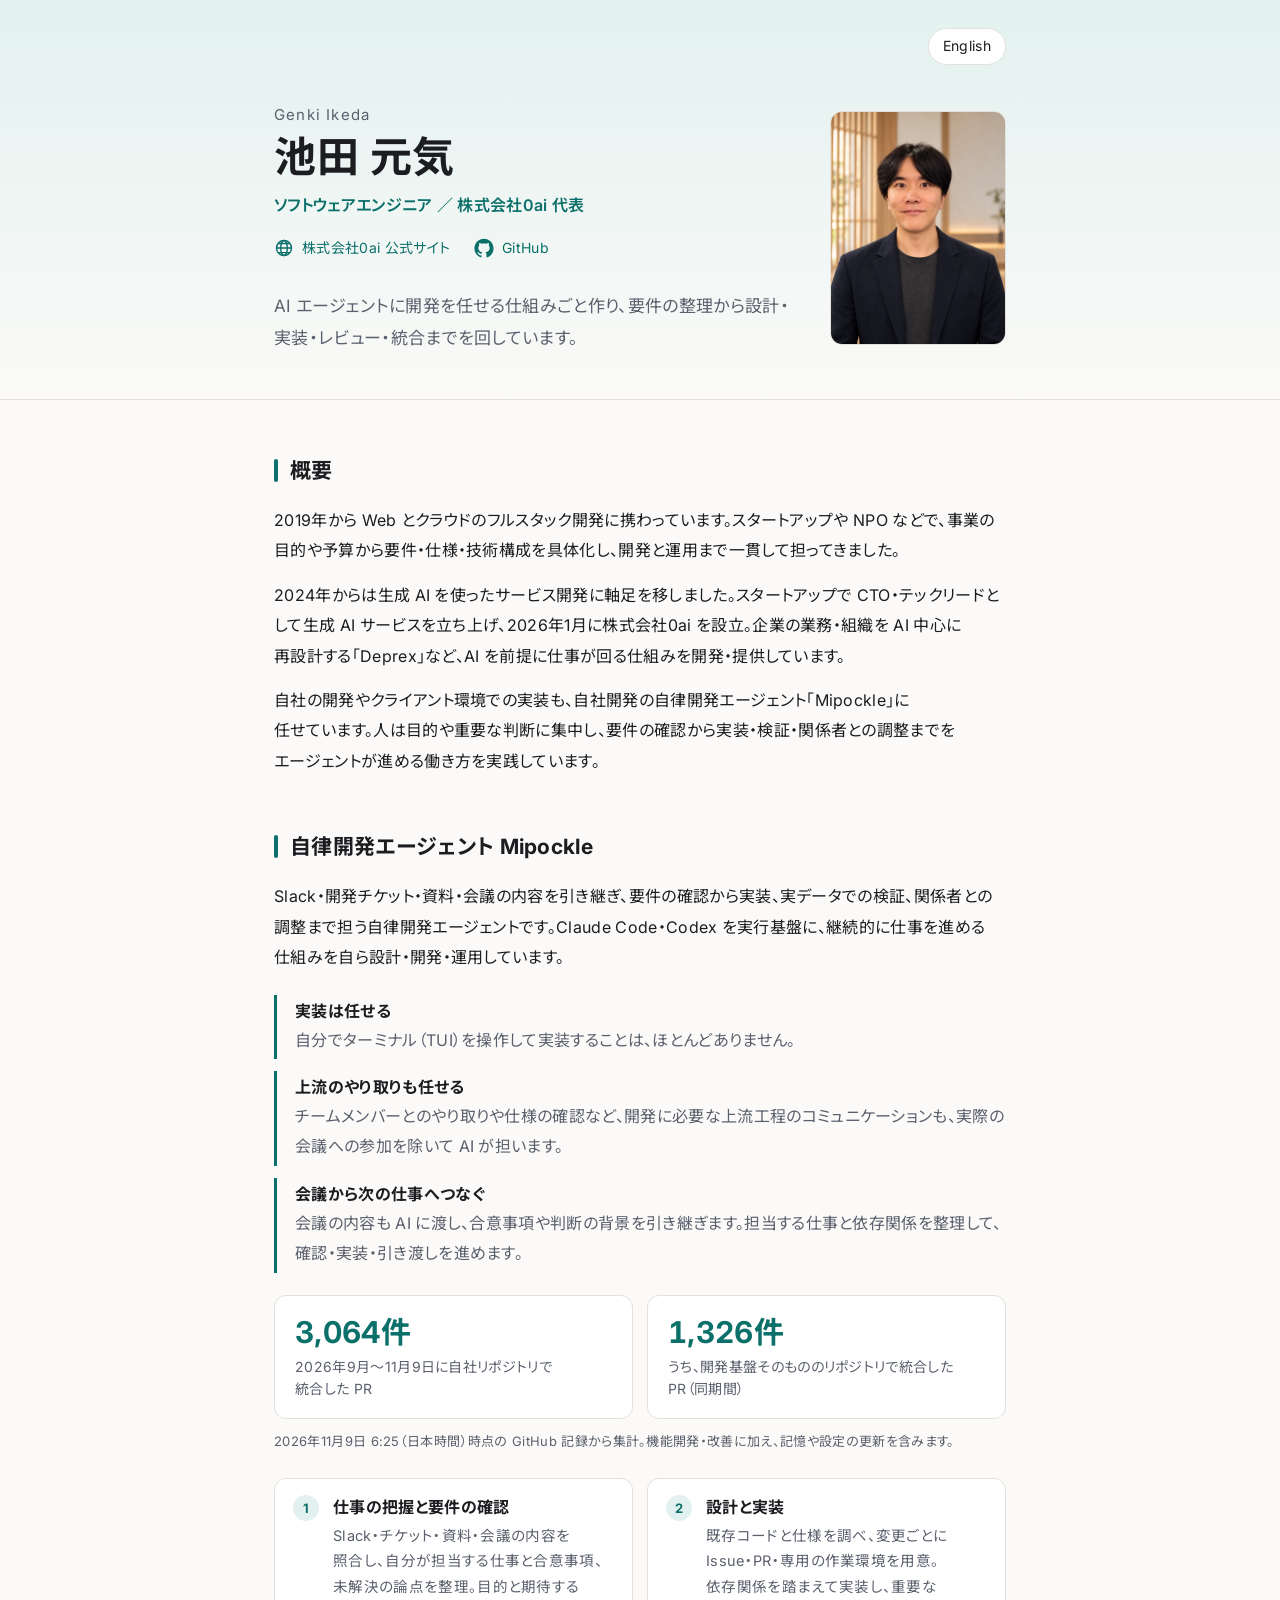
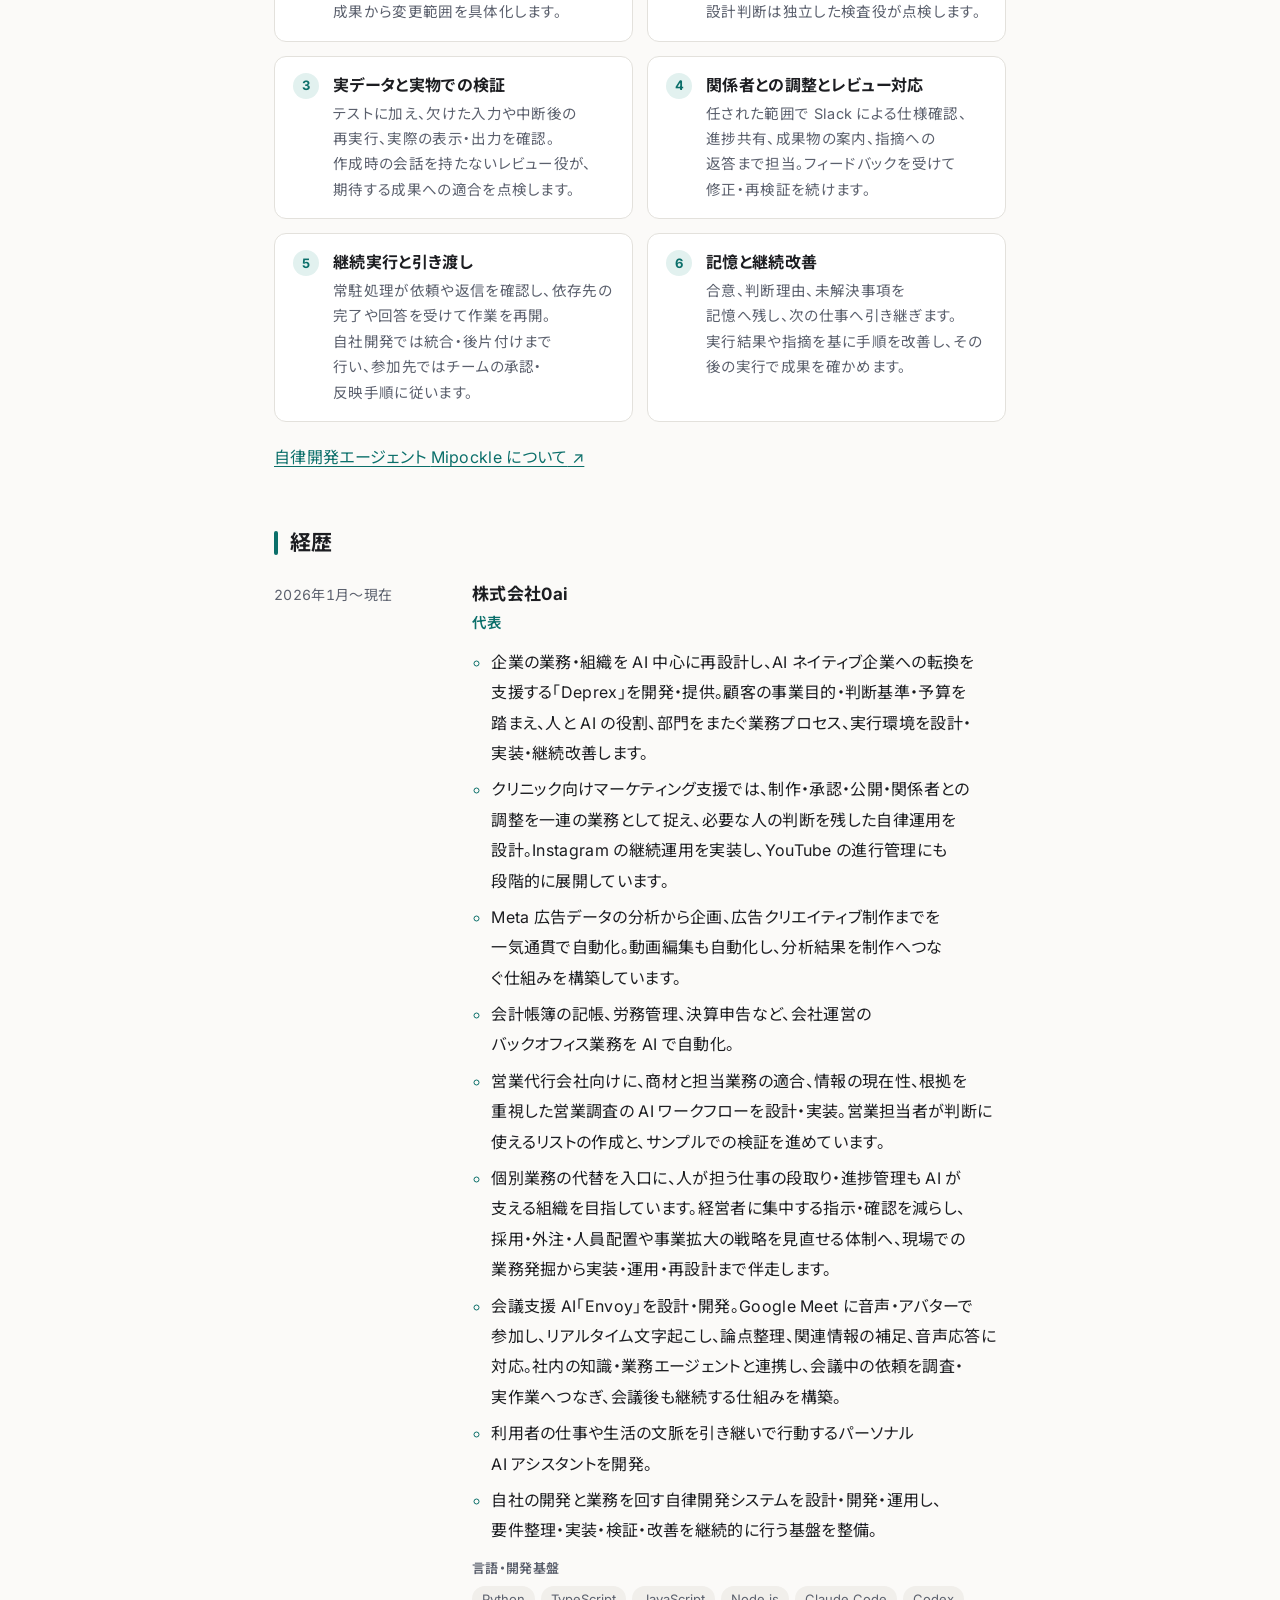
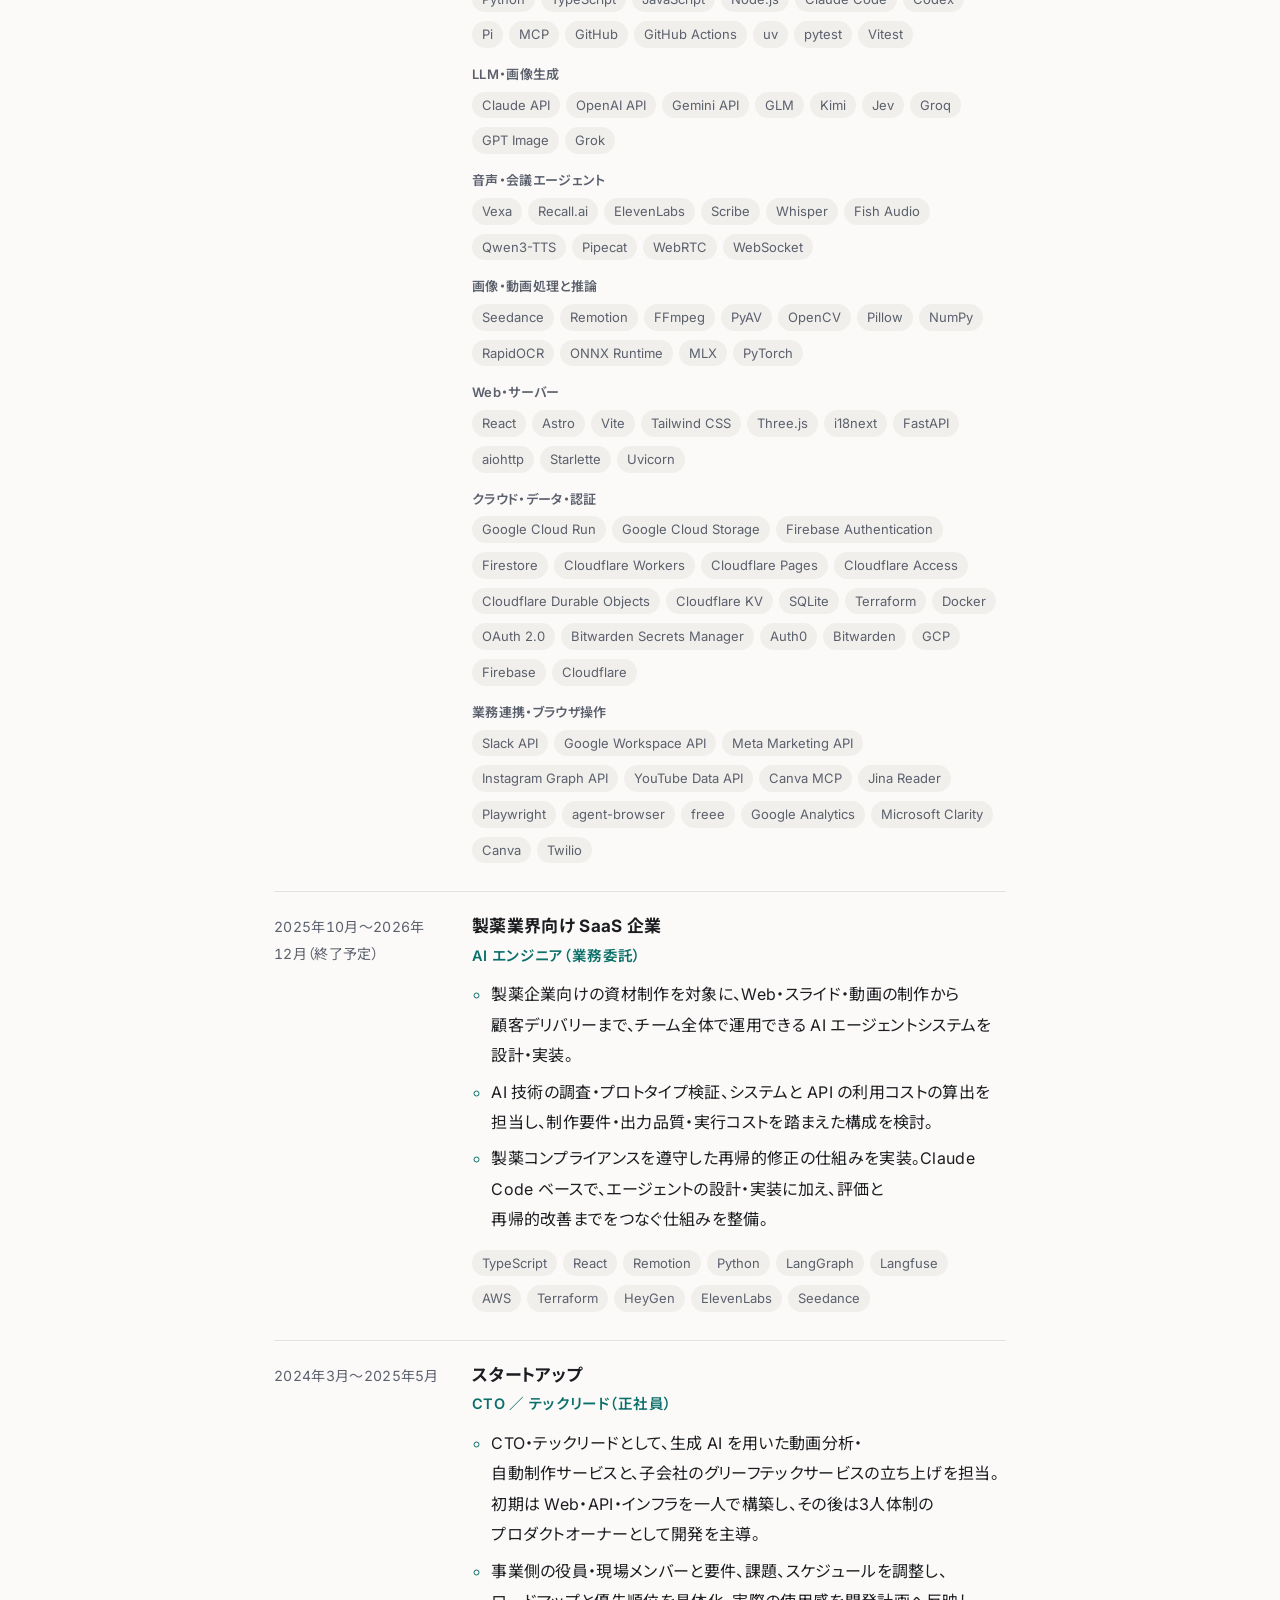
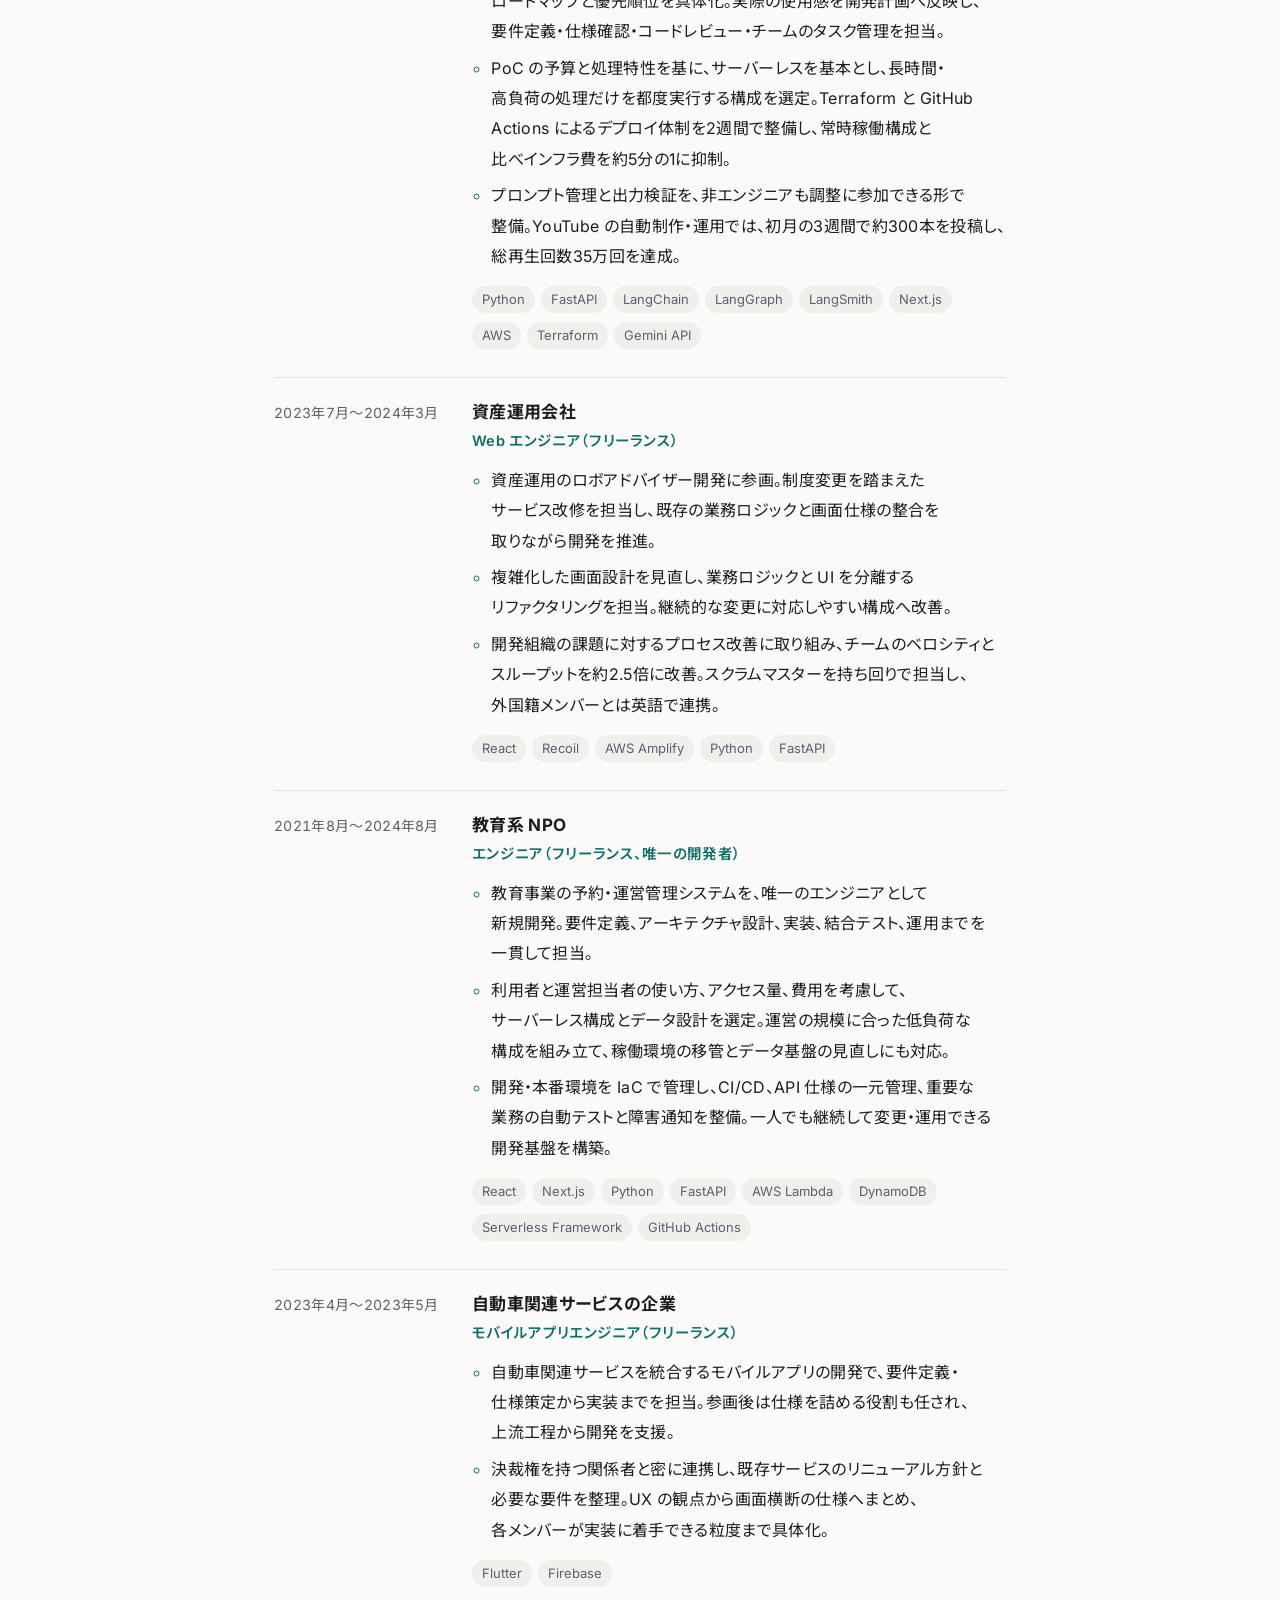
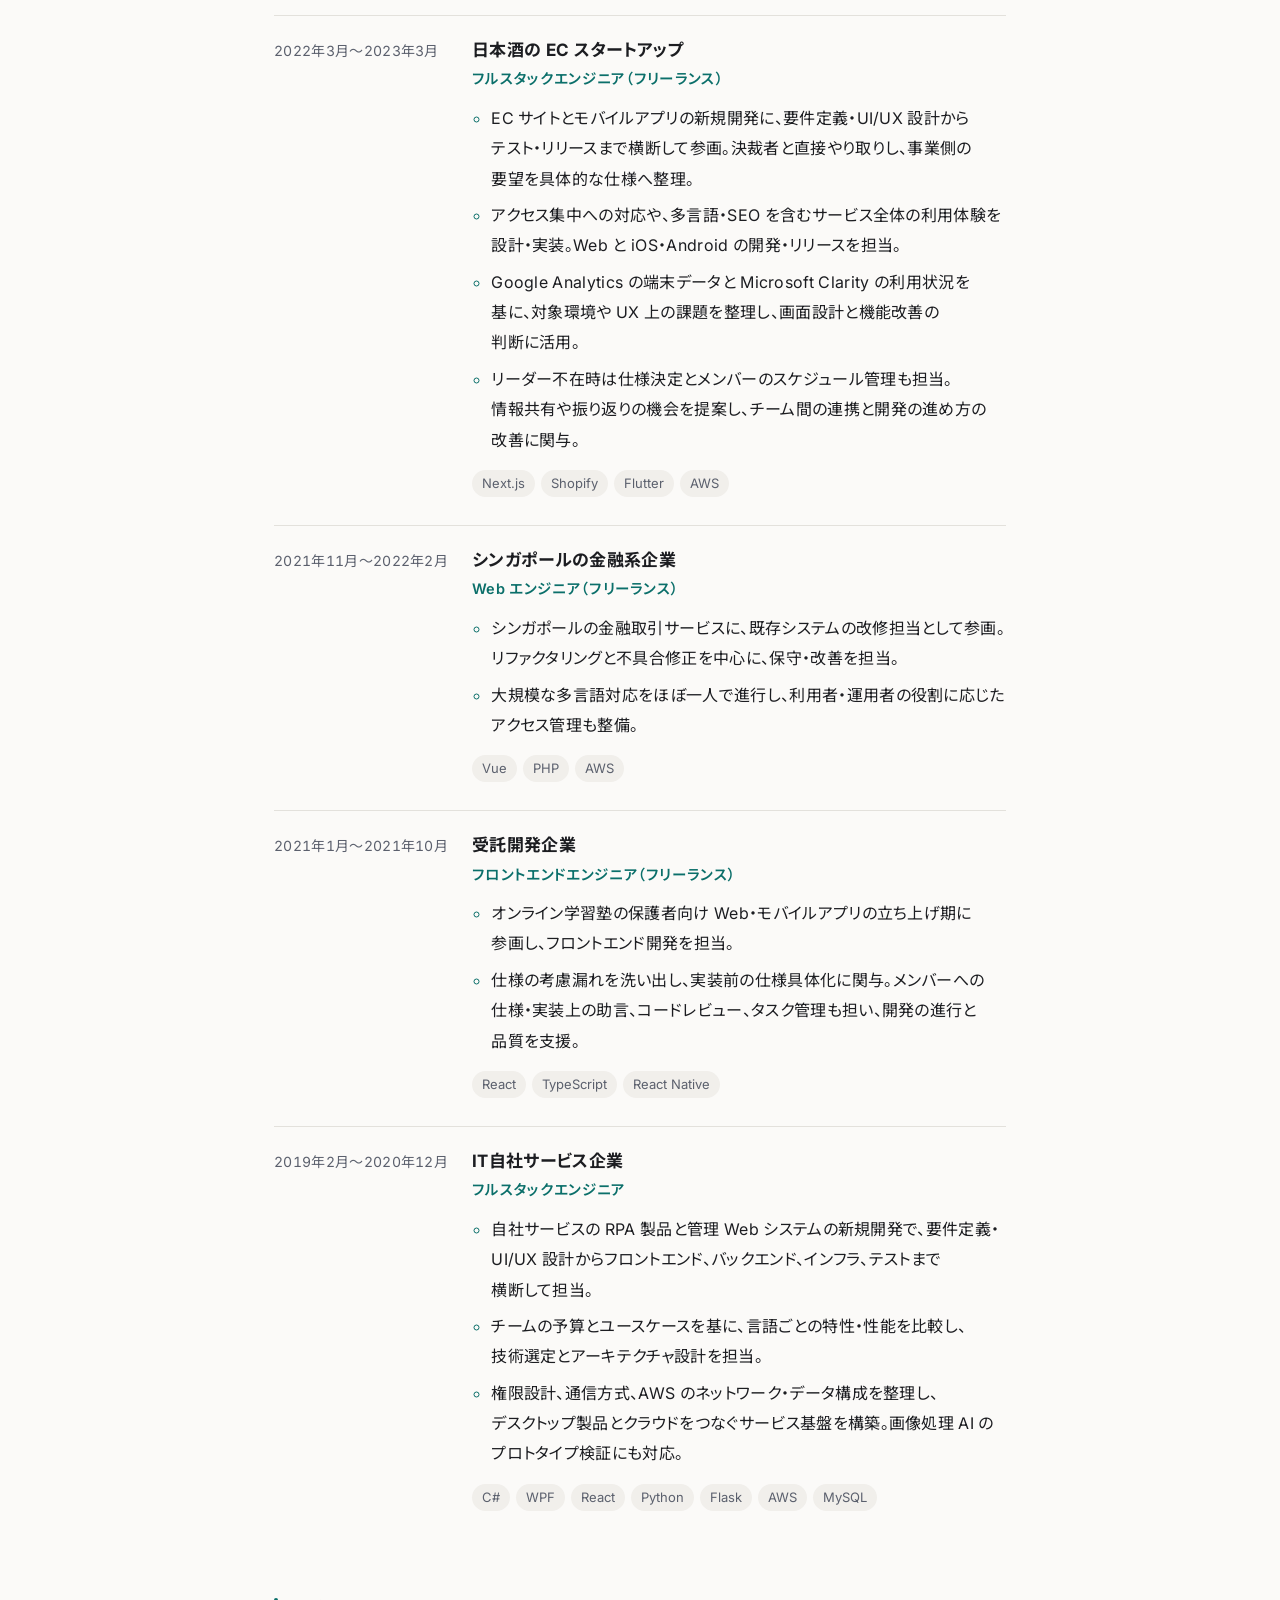
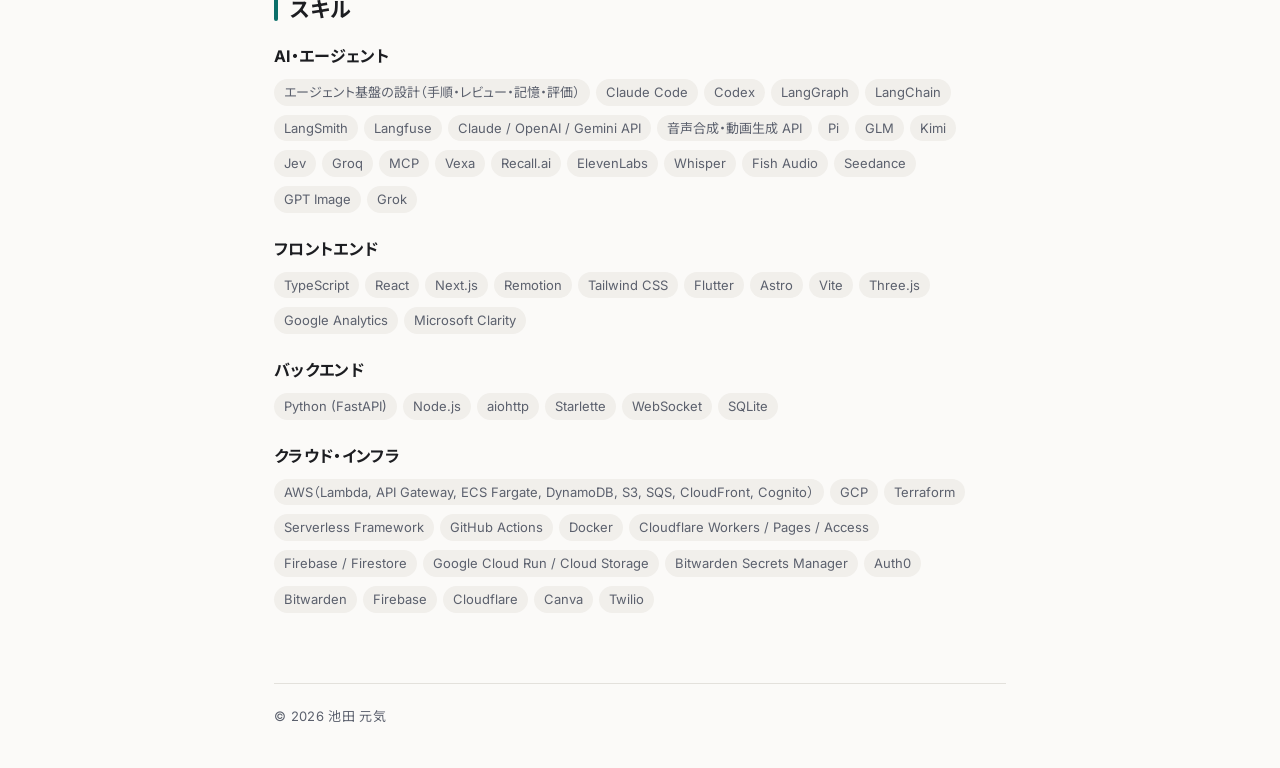
<file: index.html>
<!doctype html>
<html lang="ja" class="site">
  <head>
    <meta charset="utf-8">
    <meta name="viewport" content="width=device-width, initial-scale=1">
    <title>Genki Ikeda | CV</title>
    <meta name="description" content="池田元気（Genki Ikeda）の職務経歴・実績・技術スタック。株式会社0ai代表。生成AI・自律エージェント、Web・クラウド開発の要件定義・技術選定から実装・運用・組織改善まで。">
    <link rel="canonical" href="https://ig-freetech.github.io/">
    <link rel="alternate" hreflang="ja" href="https://ig-freetech.github.io/">
    <link rel="alternate" hreflang="en" href="https://ig-freetech.github.io/en/">
    <link rel="alternate" hreflang="x-default" href="https://ig-freetech.github.io/">
    <link rel="icon" type="image/png" sizes="192x192" href="/favicon.png">
    <meta name="robots" content="index,follow,max-image-preview:large">
    <meta name="author" content="Genki Ikeda">
    <meta name="google-site-verification" content="GbCVneVJDYzVq2bsMPRLI_gwjvgMTDAKjdLR3QIjAEw">
    <meta property="og:type" content="profile">
    <meta property="og:site_name" content="Genki Ikeda | CV">
    <meta property="og:title" content="Genki Ikeda | CV">
    <meta property="og:description" content="池田元気（Genki Ikeda）の職務経歴・実績・技術スタック。株式会社0ai代表。生成AI・自律エージェント、Web・クラウド開発の要件定義・技術選定から実装・運用・組織改善まで。">
    <meta property="og:url" content="https://ig-freetech.github.io/">
    <meta property="og:image" content="https://ig-freetech.github.io/assets/genki-ikeda.webp">
    <meta property="og:image:width" content="720">
    <meta property="og:image:height" content="960">
    <meta property="og:image:alt" content="池田 元気">
    <meta property="og:locale" content="ja_JP">
    <meta property="og:locale:alternate" content="en_US">
    <meta name="twitter:card" content="summary">
    <meta name="twitter:image" content="https://ig-freetech.github.io/assets/genki-ikeda.webp">
    <script type="application/ld+json">{"@context":"https://schema.org","@graph":[{"@type":"WebSite","@id":"https://ig-freetech.github.io/#website","url":"https://ig-freetech.github.io/","name":"Genki Ikeda | CV","alternateName":["Genki Ikeda CV","池田元気の職務経歴"],"inLanguage":["ja","en"]},{"@type":"Person","@id":"https://ig-freetech.github.io/#person","name":"Genki Ikeda","alternateName":["池田 元気","池田元気"],"url":"https://ig-freetech.github.io/","image":"https://ig-freetech.github.io/assets/genki-ikeda.webp","jobTitle":"ソフトウェアエンジニア ／ 株式会社0ai 代表","worksFor":{"@type":"Organization","name":"株式会社0ai","url":"https://0ai-inc.com/"},"sameAs":["https://github.com/ig-freetech"]},{"@type":"ProfilePage","@id":"https://ig-freetech.github.io/#profile","url":"https://ig-freetech.github.io/","name":"Genki Ikeda | CV","description":"池田元気（Genki Ikeda）の職務経歴・実績・技術スタック。株式会社0ai代表。生成AI・自律エージェント、Web・クラウド開発の要件定義・技術選定から実装・運用・組織改善まで。","inLanguage":"ja","mainEntity":{"@id":"https://ig-freetech.github.io/#person"},"isPartOf":{"@id":"https://ig-freetech.github.io/#website"}}]}</script>
    <link rel="preconnect" href="https://fonts.googleapis.com">
    <link rel="preconnect" href="https://fonts.gstatic.com" crossorigin>
    <link rel="stylesheet" href="https://fonts.googleapis.com/css2?family=Inter:wght@400;600;700&family=Noto+Sans+JP:wght@400;500;700&display=swap">
    <link rel="stylesheet" href="/assets/style.css">
  </head>
  <body>
    <header class="hero">
      <div class="container">
        <nav class="topbar" aria-label="Language"><a class="lang-switch" href="/en/" hreflang="en" lang="en">English</a></nav>
        <div class="hero-profile">
        <div class="hero-copy">
        <p class="name-sub" lang="en">Genki Ikeda</p>
        <h1 class="name">池田 元気</h1>
        <p class="role">ソフトウェアエンジニア ／ 株式会社0ai 代表</p>
        <ul class="links"><li><a href="https://0ai-inc.com/"><svg viewBox="0 0 24 24" aria-hidden="true" focusable="false" fill="none" stroke="currentColor" stroke-width="1.7"><circle cx="12" cy="12" r="9"/><ellipse cx="12" cy="12" rx="4" ry="9"/><path d="M3 12h18M5 6.5h14M5 17.5h14"/></svg><span>株式会社0ai 公式サイト</span></a></li><li><a href="https://github.com/ig-freetech"><svg viewBox="0 0 24 24" aria-hidden="true" focusable="false" fill="currentColor"><path d="M10.226 17.284c-2.965-.36-5.054-2.493-5.054-5.256 0-1.123.404-2.336 1.078-3.144-.292-.741-.247-2.314.09-2.965.898-.112 2.111.36 2.83 1.01.853-.269 1.752-.404 2.853-.404 1.1 0 1.999.135 2.807.382.696-.629 1.932-1.1 2.83-.988.315.606.36 2.179.067 2.942.72.854 1.101 2 1.101 3.167 0 2.763-2.089 4.852-5.098 5.234.763.494 1.28 1.572 1.28 2.807v2.336c0 .674.561 1.056 1.235.786 4.066-1.55 7.255-5.615 7.255-10.646C23.5 6.188 18.334 1 11.978 1 5.62 1 .5 6.188.5 12.545c0 4.986 3.167 9.12 7.435 10.669.606.225 1.19-.18 1.19-.786V20.63a2.9 2.9 0 0 1-1.078.224c-1.483 0-2.359-.808-2.987-2.313-.247-.607-.517-.966-1.034-1.033-.27-.023-.359-.135-.359-.27 0-.27.45-.471.898-.471.652 0 1.213.404 1.797 1.235.45.651.921.943 1.483.943.561 0 .92-.202 1.437-.719.382-.381.674-.718.944-.943"/></svg><span>GitHub</span></a></li></ul>
        <p class="tagline"><span class="nowrap">AI エージェント</span>に開発を任せる仕組みごと作り、要件の整理から設計・実装・レビュー・統合までを回しています。</p>
        </div>
        <img class="hero-portrait" src="/assets/genki-ikeda.webp" alt="池田 元気" width="720" height="960" fetchpriority="high" decoding="async">
        </div>
      </div>
    </header>
    <main class="container">
      <section aria-labelledby="about">
        <h2 id="about">概要</h2>
        <p>2019年から <span class="nowrap">Web と</span>クラウドのフルスタック開発に携わっています。スタートアップや <span class="nowrap">NPO などで</span>、事業の目的や予算から要件・仕様・技術構成を具体化し、開発と運用まで一貫して担ってきました。</p>
        <p>2024年からは生成 <span class="nowrap">AI を</span>使ったサービス開発に軸足を移しました。スタートアップで CTO・テックリードとして生成 <span class="nowrap">AI サービス</span>を立ち上げ、<span class="nowrap">2026年1月</span>に株式会社<span class="nowrap">0ai を</span>設立。企業の業務・組織を AI 中心に再設計する「Deprex」など、<span class="nowrap">AI を</span>前提に仕事が回る仕組みを開発・提供しています。</p>
        <p>自社の開発やクライアント環境での実装も、自社開発の自律開発エージェント「Mipockle」に任せています。人は目的や重要な判断に集中し、要件の確認から実装・検証・関係者との調整までをエージェントが進める働き方を実践しています。</p>
      </section>
      <section aria-labelledby="system">
        <h2 id="system">自律開発エージェント Mipockle</h2>
        <p class="lead">Slack・開発チケット・資料・会議の内容を引き継ぎ、要件の確認から実装、実データでの検証、関係者との調整まで担う自律開発エージェントです。Claude Code・<span class="nowrap">Codex を</span>実行基盤に、継続的に仕事を進める仕組みを自ら設計・開発・運用しています。</p>
        <ul class="highlights">
          <li>
            <h3>実装は任せる</h3>
            <p>自分でターミナル（TUI）を操作して実装することは、ほとんどありません。</p>
          </li>
          <li>
            <h3>上流のやり取りも任せる</h3>
            <p>チームメンバーとのやり取りや仕様の確認など、開発に必要な上流工程のコミュニケーションも、実際の会議への参加を除いて <span class="nowrap">AI が</span>担います。</p>
          </li>
          <li>
            <h3>会議から次の仕事へつなぐ</h3>
            <p>会議の内容も <span class="nowrap">AI に</span>渡し、合意事項や判断の背景を引き継ぎます。担当する仕事と依存関係を整理して、確認・実装・引き渡しを進めます。</p>
          </li>
        </ul>
        <div class="stats">
          <div class="stat">
            <p class="stat-value">3,064件</p>
            <p class="stat-label"><span class="nowrap">2026年9月</span>〜11月9日に自社リポジトリで統合した PR</p>
          </div>
          <div class="stat">
            <p class="stat-value">1,326件</p>
            <p class="stat-label">うち、開発基盤そのもののリポジトリで統合した PR（同期間）</p>
          </div>
        </div>
        <p class="note"><span class="nowrap">2026年11月9日</span> 6:25（日本時間）時点の GitHub 記録から集計。機能開発・改善に加え、記憶や設定の更新を含みます。</p>
        <ol class="steps">
          <li class="step">
            <h3>仕事の把握と要件の確認</h3>
            <p>Slack・チケット・資料・会議の内容を照合し、自分が担当する仕事と合意事項、未解決の論点を整理。目的と期待する成果から変更範囲を具体化します。</p>
          </li>
          <li class="step">
            <h3>設計と実装</h3>
            <p>既存コードと仕様を調べ、変更ごとに Issue・PR・専用の作業環境を用意。依存関係を踏まえて実装し、重要な設計判断は独立した検査役が点検します。</p>
          </li>
          <li class="step">
            <h3>実データと実物での検証</h3>
            <p>テストに加え、欠けた入力や中断後の再実行、実際の表示・出力を確認。作成時の会話を持たないレビュー役が、期待する成果への適合を点検します。</p>
          </li>
          <li class="step">
            <h3>関係者との調整とレビュー対応</h3>
            <p>任された範囲で <span class="nowrap">Slack による</span>仕様確認、進捗共有、成果物の案内、指摘への返答まで担当。フィードバックを受けて修正・再検証を続けます。</p>
          </li>
          <li class="step">
            <h3>継続実行と引き渡し</h3>
            <p>常駐処理が依頼や返信を確認し、依存先の完了や回答を受けて作業を再開。自社開発では統合・後片付けまで行い、参加先ではチームの承認・反映手順に従います。</p>
          </li>
          <li class="step">
            <h3>記憶と継続改善</h3>
            <p>合意、判断理由、未解決事項を記憶へ残し、次の仕事へ引き継ぎます。実行結果や指摘を基に手順を改善し、その後の実行で成果を確かめます。</p>
          </li>
        </ol>
        <p class="more"><a href="https://0ai-inc.com/mipockle/">自律開発エージェント <span class="nowrap">Mipockle について</span></a></p>
      </section>
      <section aria-labelledby="experience">
        <h2 id="experience">経歴</h2>
        <ol class="jobs">
        <li class="job">
          <p class="job-period">2026年1月〜現在</p>
          <div class="job-body">
            <h3 class="job-org">株式会社0ai</h3>
            <p class="job-position">代表</p>
            <ul class="job-points"><li>企業の業務・組織を AI 中心に再設計し、AI ネイティブ企業への転換を支援する「Deprex」を開発・提供。顧客の事業目的・判断基準・予算を踏まえ、人と <span class="nowrap">AI の</span>役割、部門をまたぐ業務プロセス、実行環境を設計・実装・継続改善します。</li><li>クリニック向けマーケティング支援では、制作・承認・公開・関係者との調整を一連の業務として捉え、必要な人の判断を残した自律運用を設計。<span class="nowrap">Instagram の</span>継続運用を実装し、<span class="nowrap">YouTube の</span>進行管理にも段階的に展開しています。</li><li>Meta 広告データの分析から企画、広告クリエイティブ制作までを一気通貫で自動化。動画編集も自動化し、分析結果を制作へつなぐ仕組みを構築しています。</li><li>会計帳簿の記帳、労務管理、決算申告など、会社運営のバックオフィス業務を <span class="nowrap">AI で</span>自動化。</li><li>営業代行会社向けに、商材と担当業務の適合、情報の現在性、根拠を重視した営業調査の AI ワークフローを設計・実装。営業担当者が判断に使えるリストの作成と、サンプルでの検証を進めています。</li><li>個別業務の代替を入口に、人が担う仕事の段取り・進捗管理も <span class="nowrap">AI が</span>支える組織を目指しています。経営者に集中する指示・確認を減らし、採用・外注・人員配置や事業拡大の戦略を見直せる体制へ、現場での業務発掘から実装・運用・再設計まで伴走します。</li><li>会議支援 AI「Envoy」を設計・開発。Google <span class="nowrap">Meet に</span>音声・アバターで参加し、リアルタイム文字起こし、論点整理、関連情報の補足、音声応答に対応。社内の知識・業務エージェントと連携し、会議中の依頼を調査・実作業へつなぎ、会議後も継続する仕組みを構築。</li><li>利用者の仕事や生活の文脈を引き継いで行動するパーソナル <span class="nowrap">AI アシスタント</span>を開発。</li><li>自社の開発と業務を回す自律開発システムを設計・開発・運用し、要件整理・実装・検証・改善を継続的に行う基盤を整備。</li></ul>
            <div class="job-tech" aria-label="技術">
              <div class="job-tech-group">
                <h4 class="job-tech-heading">言語・開発基盤</h4>
                <p><span class="tag">Python</span><span class="tag">TypeScript</span><span class="tag">JavaScript</span><span class="tag">Node.js</span><span class="tag">Claude Code</span><span class="tag">Codex</span><span class="tag">Pi</span><span class="tag">MCP</span><span class="tag">GitHub</span><span class="tag">GitHub Actions</span><span class="tag">uv</span><span class="tag">pytest</span><span class="tag">Vitest</span></p>
              </div>
              <div class="job-tech-group">
                <h4 class="job-tech-heading">LLM・画像生成</h4>
                <p><span class="tag">Claude API</span><span class="tag">OpenAI API</span><span class="tag">Gemini API</span><span class="tag">GLM</span><span class="tag">Kimi</span><span class="tag">Jev</span><span class="tag">Groq</span><span class="tag">GPT Image</span><span class="tag">Grok</span></p>
              </div>
              <div class="job-tech-group">
                <h4 class="job-tech-heading">音声・会議エージェント</h4>
                <p><span class="tag">Vexa</span><span class="tag">Recall.ai</span><span class="tag">ElevenLabs</span><span class="tag">Scribe</span><span class="tag">Whisper</span><span class="tag">Fish Audio</span><span class="tag">Qwen3-TTS</span><span class="tag">Pipecat</span><span class="tag">WebRTC</span><span class="tag">WebSocket</span></p>
              </div>
              <div class="job-tech-group">
                <h4 class="job-tech-heading">画像・動画処理と推論</h4>
                <p><span class="tag">Seedance</span><span class="tag">Remotion</span><span class="tag">FFmpeg</span><span class="tag">PyAV</span><span class="tag">OpenCV</span><span class="tag">Pillow</span><span class="tag">NumPy</span><span class="tag">RapidOCR</span><span class="tag">ONNX Runtime</span><span class="tag">MLX</span><span class="tag">PyTorch</span></p>
              </div>
              <div class="job-tech-group">
                <h4 class="job-tech-heading">Web・サーバー</h4>
                <p><span class="tag">React</span><span class="tag">Astro</span><span class="tag">Vite</span><span class="tag">Tailwind CSS</span><span class="tag">Three.js</span><span class="tag">i18next</span><span class="tag">FastAPI</span><span class="tag">aiohttp</span><span class="tag">Starlette</span><span class="tag">Uvicorn</span></p>
              </div>
              <div class="job-tech-group">
                <h4 class="job-tech-heading">クラウド・データ・認証</h4>
                <p><span class="tag">Google Cloud Run</span><span class="tag">Google Cloud Storage</span><span class="tag">Firebase Authentication</span><span class="tag">Firestore</span><span class="tag">Cloudflare Workers</span><span class="tag">Cloudflare Pages</span><span class="tag">Cloudflare Access</span><span class="tag">Cloudflare Durable Objects</span><span class="tag">Cloudflare KV</span><span class="tag">SQLite</span><span class="tag">Terraform</span><span class="tag">Docker</span><span class="tag">OAuth 2.0</span><span class="tag">Bitwarden Secrets Manager</span><span class="tag">Auth0</span><span class="tag">Bitwarden</span><span class="tag">GCP</span><span class="tag">Firebase</span><span class="tag">Cloudflare</span></p>
              </div>
              <div class="job-tech-group">
                <h4 class="job-tech-heading">業務連携・ブラウザ操作</h4>
                <p><span class="tag">Slack API</span><span class="tag">Google Workspace API</span><span class="tag">Meta Marketing API</span><span class="tag">Instagram Graph API</span><span class="tag">YouTube Data API</span><span class="tag">Canva MCP</span><span class="tag">Jina Reader</span><span class="tag">Playwright</span><span class="tag">agent-browser</span><span class="tag">freee</span><span class="tag">Google Analytics</span><span class="tag">Microsoft Clarity</span><span class="tag">Canva</span><span class="tag">Twilio</span></p>
              </div></div>
          </div>
        </li>
        <li class="job">
          <p class="job-period">2025年10月〜2026年12月（終了予定）</p>
          <div class="job-body">
            <h3 class="job-org">製薬業界向け SaaS 企業</h3>
            <p class="job-position"><span class="nowrap">AI エンジニア</span>（業務委託）</p>
            <ul class="job-points"><li>製薬企業向けの資材制作を対象に、Web・スライド・動画の制作から顧客デリバリーまで、チーム全体で運用できる <span class="nowrap">AI エージェント</span>システムを設計・実装。</li><li>AI 技術の調査・プロトタイプ検証、システムと <span class="nowrap">API の</span>利用コストの算出を担当し、制作要件・出力品質・実行コストを踏まえた構成を検討。</li><li>製薬コンプライアンスを遵守した再帰的修正の仕組みを実装。Claude Code ベースで、エージェントの設計・実装に加え、評価と再帰的改善までをつなぐ仕組みを整備。</li></ul>
            <div class="job-tech" aria-label="技術"><p><span class="tag">TypeScript</span><span class="tag">React</span><span class="tag">Remotion</span><span class="tag">Python</span><span class="tag">LangGraph</span><span class="tag">Langfuse</span><span class="tag">AWS</span><span class="tag">Terraform</span><span class="tag">HeyGen</span><span class="tag">ElevenLabs</span><span class="tag">Seedance</span></p></div>
          </div>
        </li>
        <li class="job">
          <p class="job-period">2024年3月〜2025年5月</p>
          <div class="job-body">
            <h3 class="job-org">スタートアップ</h3>
            <p class="job-position">CTO ／ テックリード（正社員）</p>
            <ul class="job-points"><li>CTO・テックリードとして、生成 <span class="nowrap">AI を</span>用いた動画分析・自動制作サービスと、子会社のグリーフテックサービスの立ち上げを担当。初期は Web・API・インフラを一人で構築し、その後は3人体制のプロダクトオーナーとして開発を主導。</li><li>事業側の役員・現場メンバーと要件、課題、スケジュールを調整し、ロードマップと優先順位を具体化。実際の使用感を開発計画へ反映し、要件定義・仕様確認・コードレビュー・チームのタスク管理を担当。</li><li><span class="nowrap">PoC の</span>予算と処理特性を基に、サーバーレスを基本とし、長時間・高負荷の処理だけを都度実行する構成を選定。<span class="nowrap">Terraform と</span> GitHub <span class="nowrap">Actions による</span>デプロイ体制を<span class="nowrap">2週間</span>で整備し、常時稼働構成と比べインフラ費を<span class="nowrap">約5分の1</span>に抑制。</li><li>プロンプト管理と出力検証を、非エンジニアも調整に参加できる形で整備。<span class="nowrap">YouTube の</span>自動制作・運用では、初月の<span class="nowrap">3週間</span>で<span class="nowrap">約300本</span>を投稿し、総再生回数<span class="nowrap">35万回</span>を達成。</li></ul>
            <div class="job-tech" aria-label="技術"><p><span class="tag">Python</span><span class="tag">FastAPI</span><span class="tag">LangChain</span><span class="tag">LangGraph</span><span class="tag">LangSmith</span><span class="tag">Next.js</span><span class="tag">AWS</span><span class="tag">Terraform</span><span class="tag">Gemini API</span></p></div>
          </div>
        </li>
        <li class="job">
          <p class="job-period">2023年7月〜2024年3月</p>
          <div class="job-body">
            <h3 class="job-org">資産運用会社</h3>
            <p class="job-position">Web エンジニア（フリーランス）</p>
            <ul class="job-points"><li>資産運用のロボアドバイザー開発に参画。制度変更を踏まえたサービス改修を担当し、既存の業務ロジックと画面仕様の整合を取りながら開発を推進。</li><li>複雑化した画面設計を見直し、業務ロジックと <span class="nowrap">UI を</span>分離するリファクタリングを担当。継続的な変更に対応しやすい構成へ改善。</li><li>開発組織の課題に対するプロセス改善に取り組み、チームのベロシティとスループットを<span class="nowrap">約2.5倍</span>に改善。スクラムマスターを持ち回りで担当し、外国籍メンバーとは英語で連携。</li></ul>
            <div class="job-tech" aria-label="技術"><p><span class="tag">React</span><span class="tag">Recoil</span><span class="tag">AWS Amplify</span><span class="tag">Python</span><span class="tag">FastAPI</span></p></div>
          </div>
        </li>
        <li class="job">
          <p class="job-period">2021年8月〜2024年8月</p>
          <div class="job-body">
            <h3 class="job-org">教育系 NPO</h3>
            <p class="job-position">エンジニア（フリーランス、唯一の開発者）</p>
            <ul class="job-points"><li>教育事業の予約・運営管理システムを、唯一のエンジニアとして新規開発。要件定義、アーキテクチャ設計、実装、結合テスト、運用までを一貫して担当。</li><li>利用者と運営担当者の使い方、アクセス量、費用を考慮して、サーバーレス構成とデータ設計を選定。運営の規模に合った低負荷な構成を組み立て、稼働環境の移管とデータ基盤の見直しにも対応。</li><li>開発・本番環境を <span class="nowrap">IaC で</span>管理し、CI/CD、API 仕様の一元管理、重要な業務の自動テストと障害通知を整備。一人でも継続して変更・運用できる開発基盤を構築。</li></ul>
            <div class="job-tech" aria-label="技術"><p><span class="tag">React</span><span class="tag">Next.js</span><span class="tag">Python</span><span class="tag">FastAPI</span><span class="tag">AWS Lambda</span><span class="tag">DynamoDB</span><span class="tag">Serverless Framework</span><span class="tag">GitHub Actions</span></p></div>
          </div>
        </li>
        <li class="job">
          <p class="job-period">2023年4月〜2023年5月</p>
          <div class="job-body">
            <h3 class="job-org">自動車関連サービスの企業</h3>
            <p class="job-position">モバイルアプリエンジニア（フリーランス）</p>
            <ul class="job-points"><li>自動車関連サービスを統合するモバイルアプリの開発で、要件定義・仕様策定から実装までを担当。参画後は仕様を詰める役割も任され、上流工程から開発を支援。</li><li>決裁権を持つ関係者と密に連携し、既存サービスのリニューアル方針と必要な要件を整理。<span class="nowrap">UX の</span>観点から画面横断の仕様へまとめ、各メンバーが実装に着手できる粒度まで具体化。</li></ul>
            <div class="job-tech" aria-label="技術"><p><span class="tag">Flutter</span><span class="tag">Firebase</span></p></div>
          </div>
        </li>
        <li class="job">
          <p class="job-period">2022年3月〜2023年3月</p>
          <div class="job-body">
            <h3 class="job-org">日本酒の EC スタートアップ</h3>
            <p class="job-position">フルスタックエンジニア（フリーランス）</p>
            <ul class="job-points"><li>EC サイトとモバイルアプリの新規開発に、要件定義・UI/UX 設計からテスト・リリースまで横断して参画。決裁者と直接やり取りし、事業側の要望を具体的な仕様へ整理。</li><li>アクセス集中への対応や、多言語・<span class="nowrap">SEO を</span>含むサービス全体の利用体験を設計・実装。<span class="nowrap">Web と</span> iOS・<span class="nowrap">Android の</span>開発・リリースを担当。</li><li>Google <span class="nowrap">Analytics の</span>端末データと Microsoft <span class="nowrap">Clarity の</span>利用状況を基に、対象環境や UX 上の課題を整理し、画面設計と機能改善の判断に活用。</li><li>リーダー不在時は仕様決定とメンバーのスケジュール管理も担当。情報共有や振り返りの機会を提案し、チーム間の連携と開発の進め方の改善に関与。</li></ul>
            <div class="job-tech" aria-label="技術"><p><span class="tag">Next.js</span><span class="tag">Shopify</span><span class="tag">Flutter</span><span class="tag">AWS</span></p></div>
          </div>
        </li>
        <li class="job">
          <p class="job-period">2021年11月〜2022年2月</p>
          <div class="job-body">
            <h3 class="job-org">シンガポールの金融系企業</h3>
            <p class="job-position">Web エンジニア（フリーランス）</p>
            <ul class="job-points"><li>シンガポールの金融取引サービスに、既存システムの改修担当として参画。リファクタリングと不具合修正を中心に、保守・改善を担当。</li><li>大規模な多言語対応をほぼ一人で進行し、利用者・運用者の役割に応じたアクセス管理も整備。</li></ul>
            <div class="job-tech" aria-label="技術"><p><span class="tag">Vue</span><span class="tag">PHP</span><span class="tag">AWS</span></p></div>
          </div>
        </li>
        <li class="job">
          <p class="job-period">2021年1月〜2021年10月</p>
          <div class="job-body">
            <h3 class="job-org">受託開発企業</h3>
            <p class="job-position">フロントエンドエンジニア（フリーランス）</p>
            <ul class="job-points"><li>オンライン学習塾の保護者向け Web・モバイルアプリの立ち上げ期に参画し、フロントエンド開発を担当。</li><li>仕様の考慮漏れを洗い出し、実装前の仕様具体化に関与。メンバーへの仕様・実装上の助言、コードレビュー、タスク管理も担い、開発の進行と品質を支援。</li></ul>
            <div class="job-tech" aria-label="技術"><p><span class="tag">React</span><span class="tag">TypeScript</span><span class="tag">React Native</span></p></div>
          </div>
        </li>
        <li class="job">
          <p class="job-period">2019年2月〜2020年12月</p>
          <div class="job-body">
            <h3 class="job-org">IT自社サービス企業</h3>
            <p class="job-position">フルスタックエンジニア</p>
            <ul class="job-points"><li>自社サービスの RPA 製品と管理 Web システムの新規開発で、要件定義・UI/UX 設計からフロントエンド、バックエンド、インフラ、テストまで横断して担当。</li><li>チームの予算とユースケースを基に、言語ごとの特性・性能を比較し、技術選定とアーキテクチャ設計を担当。</li><li>権限設計、通信方式、<span class="nowrap">AWS の</span>ネットワーク・データ構成を整理し、デスクトップ製品とクラウドをつなぐサービス基盤を構築。画像処理 <span class="nowrap">AI の</span>プロトタイプ検証にも対応。</li></ul>
            <div class="job-tech" aria-label="技術"><p><span class="tag">C#</span><span class="tag">WPF</span><span class="tag">React</span><span class="tag">Python</span><span class="tag">Flask</span><span class="tag">AWS</span><span class="tag">MySQL</span></p></div>
          </div>
        </li>
        </ol>
      </section>
      <section aria-labelledby="skills">
        <h2 id="skills">スキル</h2>
        <div class="skills">
        <div class="skill-group">
          <h3>AI・エージェント</h3>
          <p><span class="tag">エージェント基盤の設計（手順・レビュー・記憶・評価）</span><span class="tag">Claude Code</span><span class="tag">Codex</span><span class="tag">LangGraph</span><span class="tag">LangChain</span><span class="tag">LangSmith</span><span class="tag">Langfuse</span><span class="tag">Claude / OpenAI / Gemini API</span><span class="tag">音声合成・動画生成 API</span><span class="tag">Pi</span><span class="tag">GLM</span><span class="tag">Kimi</span><span class="tag">Jev</span><span class="tag">Groq</span><span class="tag">MCP</span><span class="tag">Vexa</span><span class="tag">Recall.ai</span><span class="tag">ElevenLabs</span><span class="tag">Whisper</span><span class="tag">Fish Audio</span><span class="tag">Seedance</span><span class="tag">GPT Image</span><span class="tag">Grok</span></p>
        </div>
        <div class="skill-group">
          <h3>フロントエンド</h3>
          <p><span class="tag">TypeScript</span><span class="tag">React</span><span class="tag">Next.js</span><span class="tag">Remotion</span><span class="tag">Tailwind CSS</span><span class="tag">Flutter</span><span class="tag">Astro</span><span class="tag">Vite</span><span class="tag">Three.js</span><span class="tag">Google Analytics</span><span class="tag">Microsoft Clarity</span></p>
        </div>
        <div class="skill-group">
          <h3>バックエンド</h3>
          <p><span class="tag">Python (FastAPI)</span><span class="tag">Node.js</span><span class="tag">aiohttp</span><span class="tag">Starlette</span><span class="tag">WebSocket</span><span class="tag">SQLite</span></p>
        </div>
        <div class="skill-group">
          <h3>クラウド・インフラ</h3>
          <p><span class="tag">AWS（Lambda, API Gateway, ECS Fargate, DynamoDB, S3, SQS, CloudFront, Cognito）</span><span class="tag">GCP</span><span class="tag">Terraform</span><span class="tag">Serverless Framework</span><span class="tag">GitHub Actions</span><span class="tag">Docker</span><span class="tag">Cloudflare Workers / Pages / Access</span><span class="tag">Firebase / Firestore</span><span class="tag">Google Cloud Run / Cloud Storage</span><span class="tag">Bitwarden Secrets Manager</span><span class="tag">Auth0</span><span class="tag">Bitwarden</span><span class="tag">Firebase</span><span class="tag">Cloudflare</span><span class="tag">Canva</span><span class="tag">Twilio</span></p>
        </div>
        </div>
      </section>
    </main>
    <footer class="container footer">
      <p>&copy; 2026 池田 元気</p>
    </footer>
  </body>
</html>
</file>
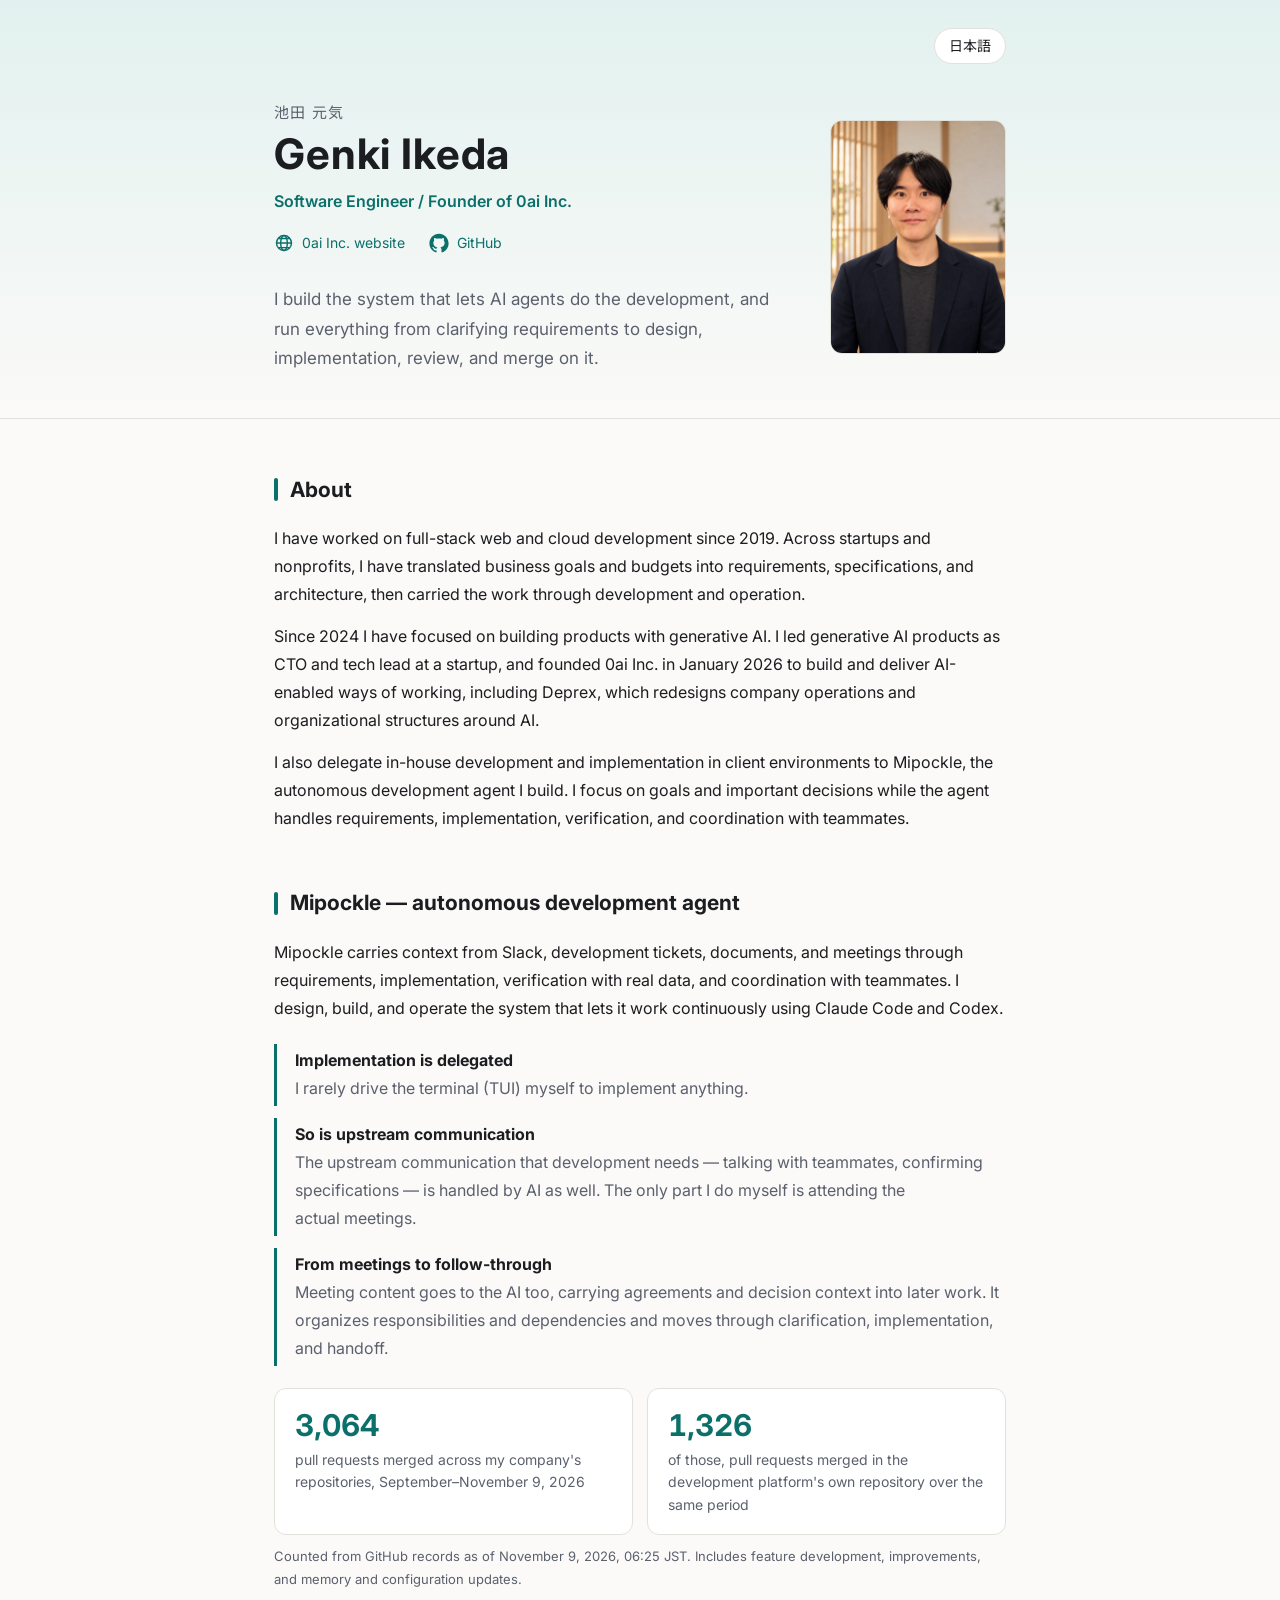
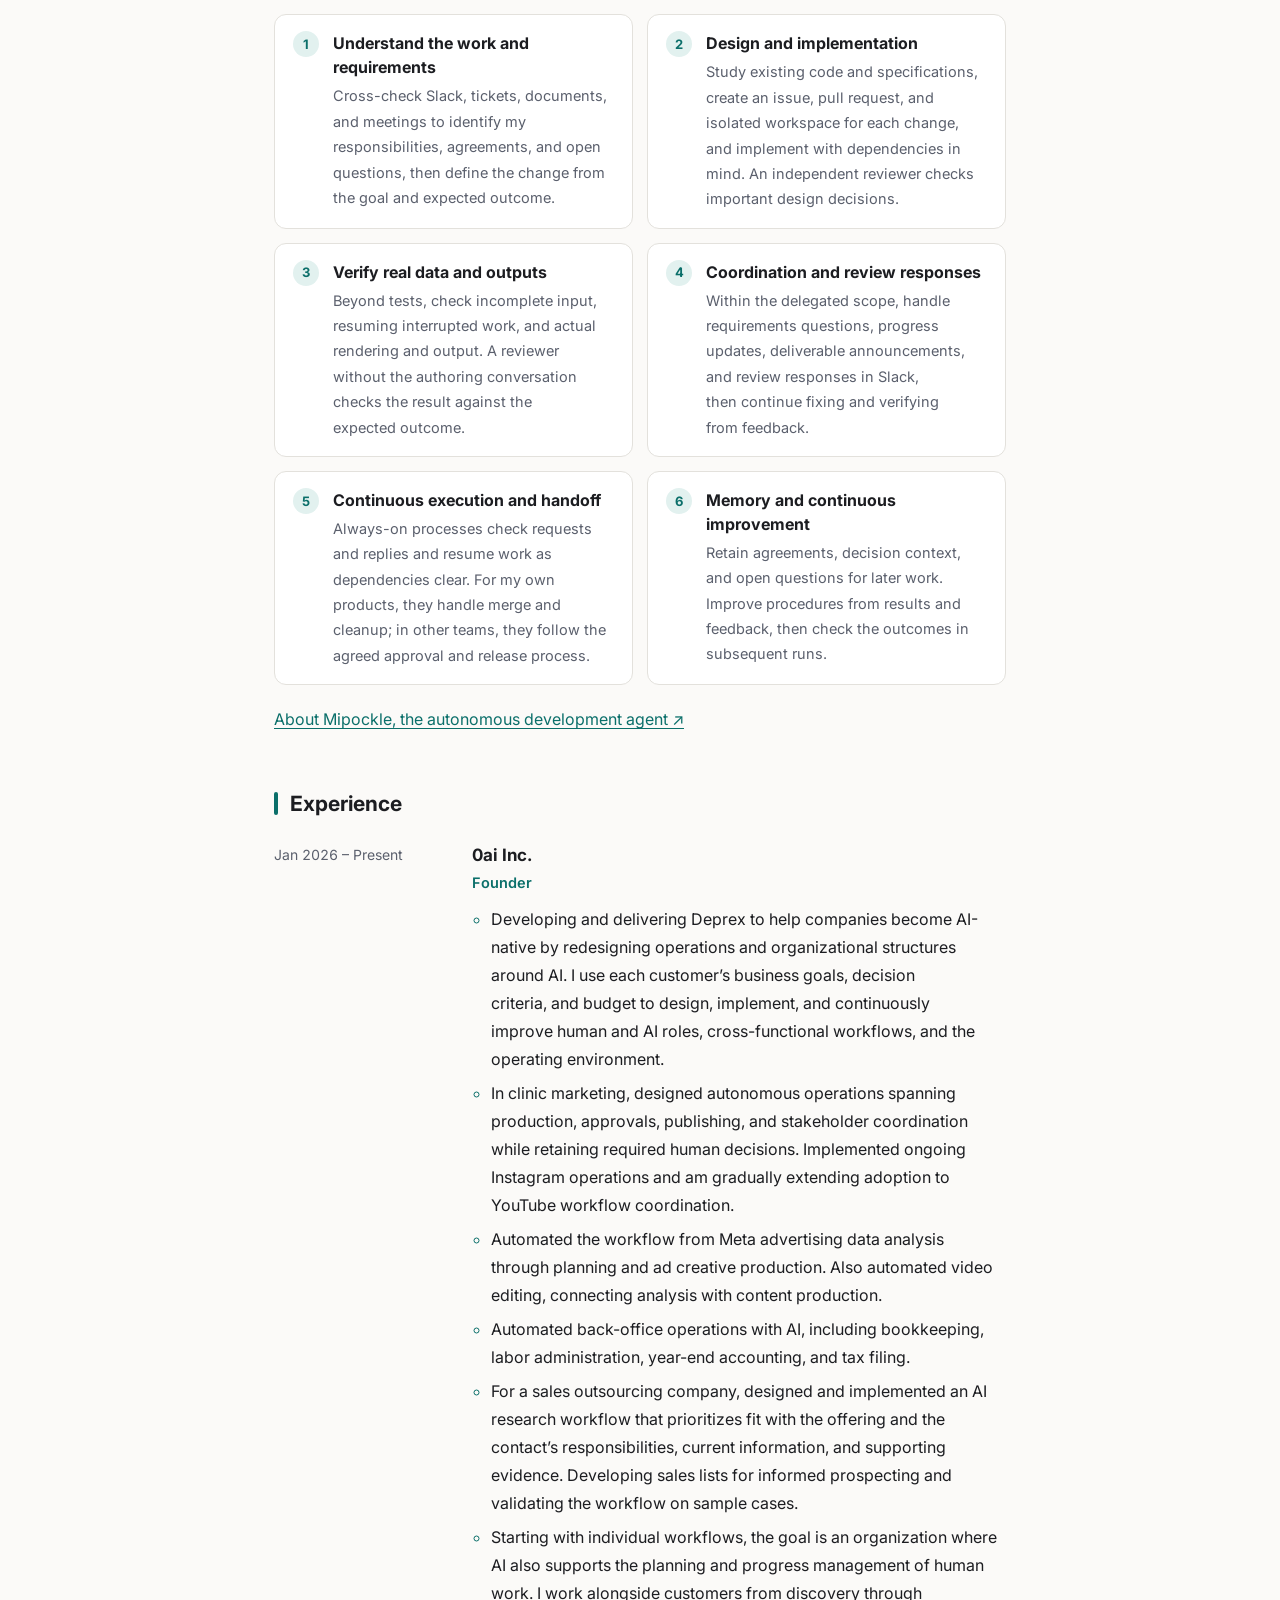
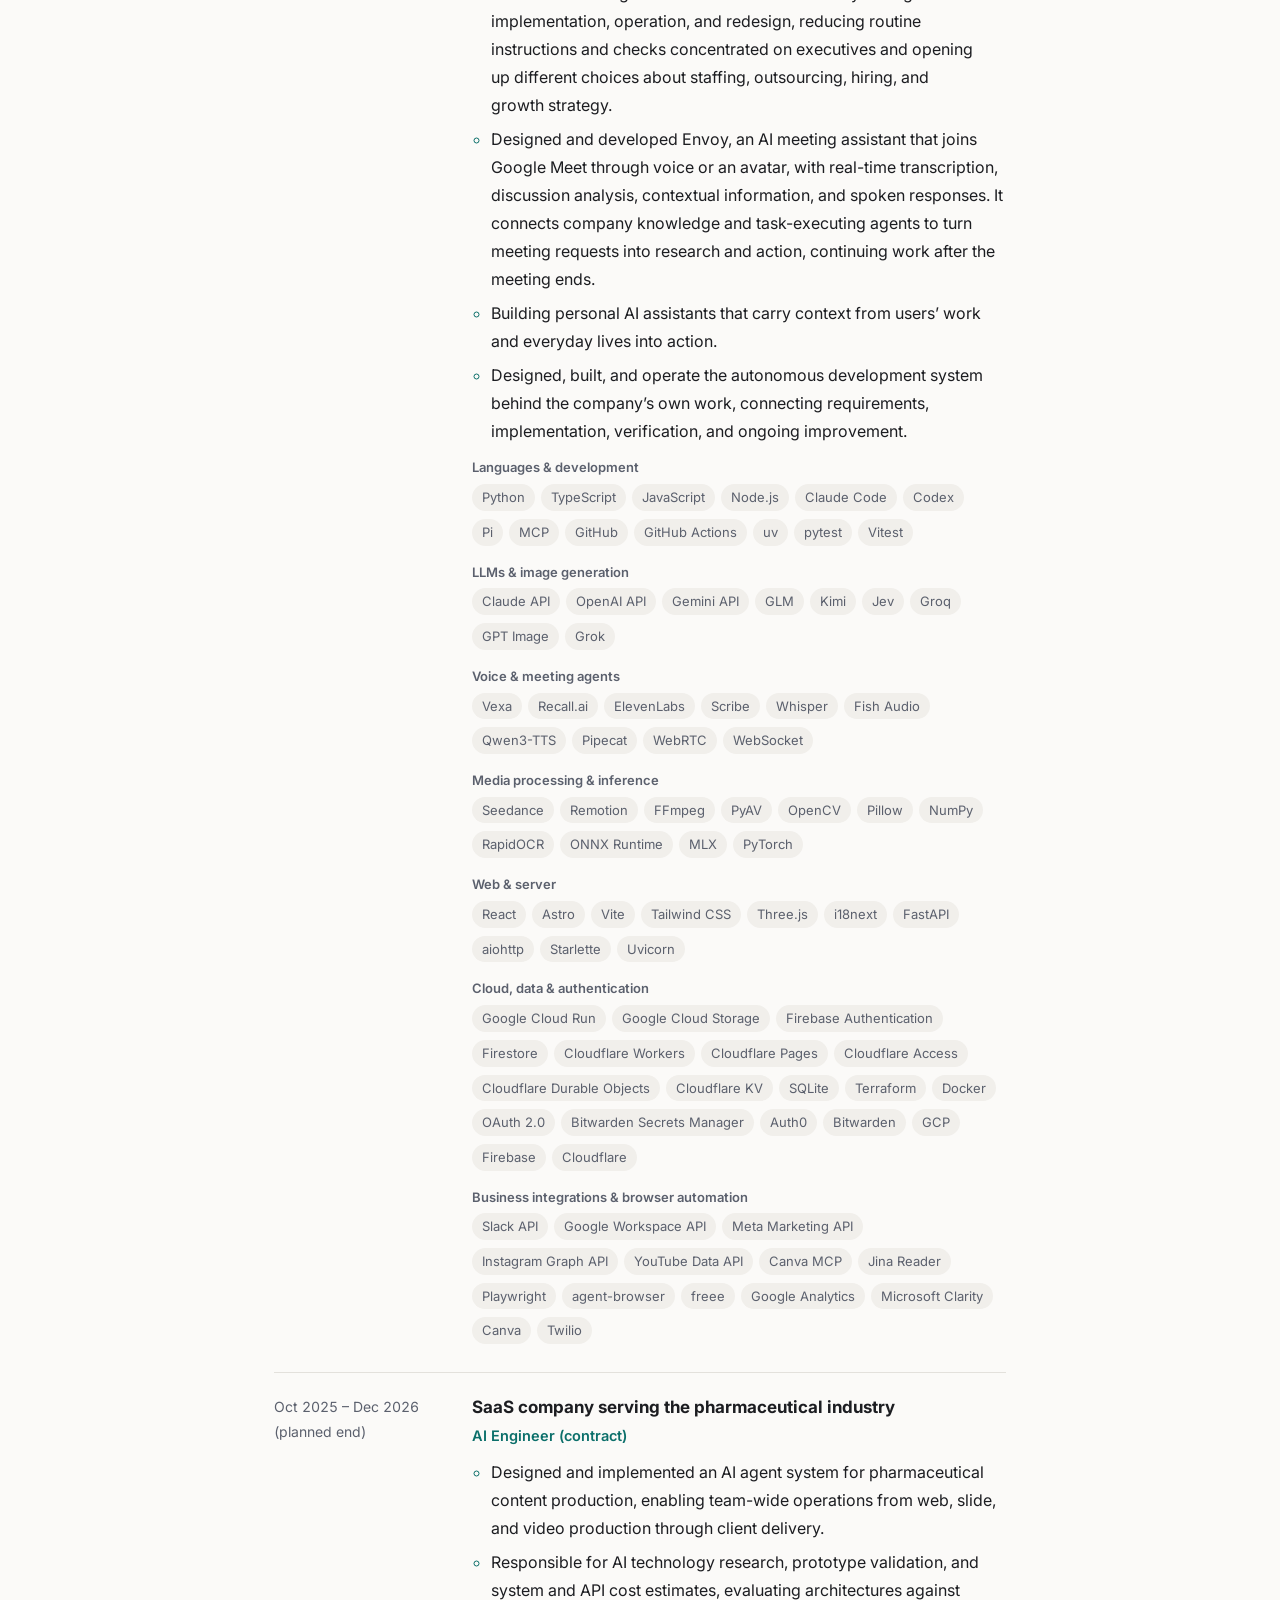
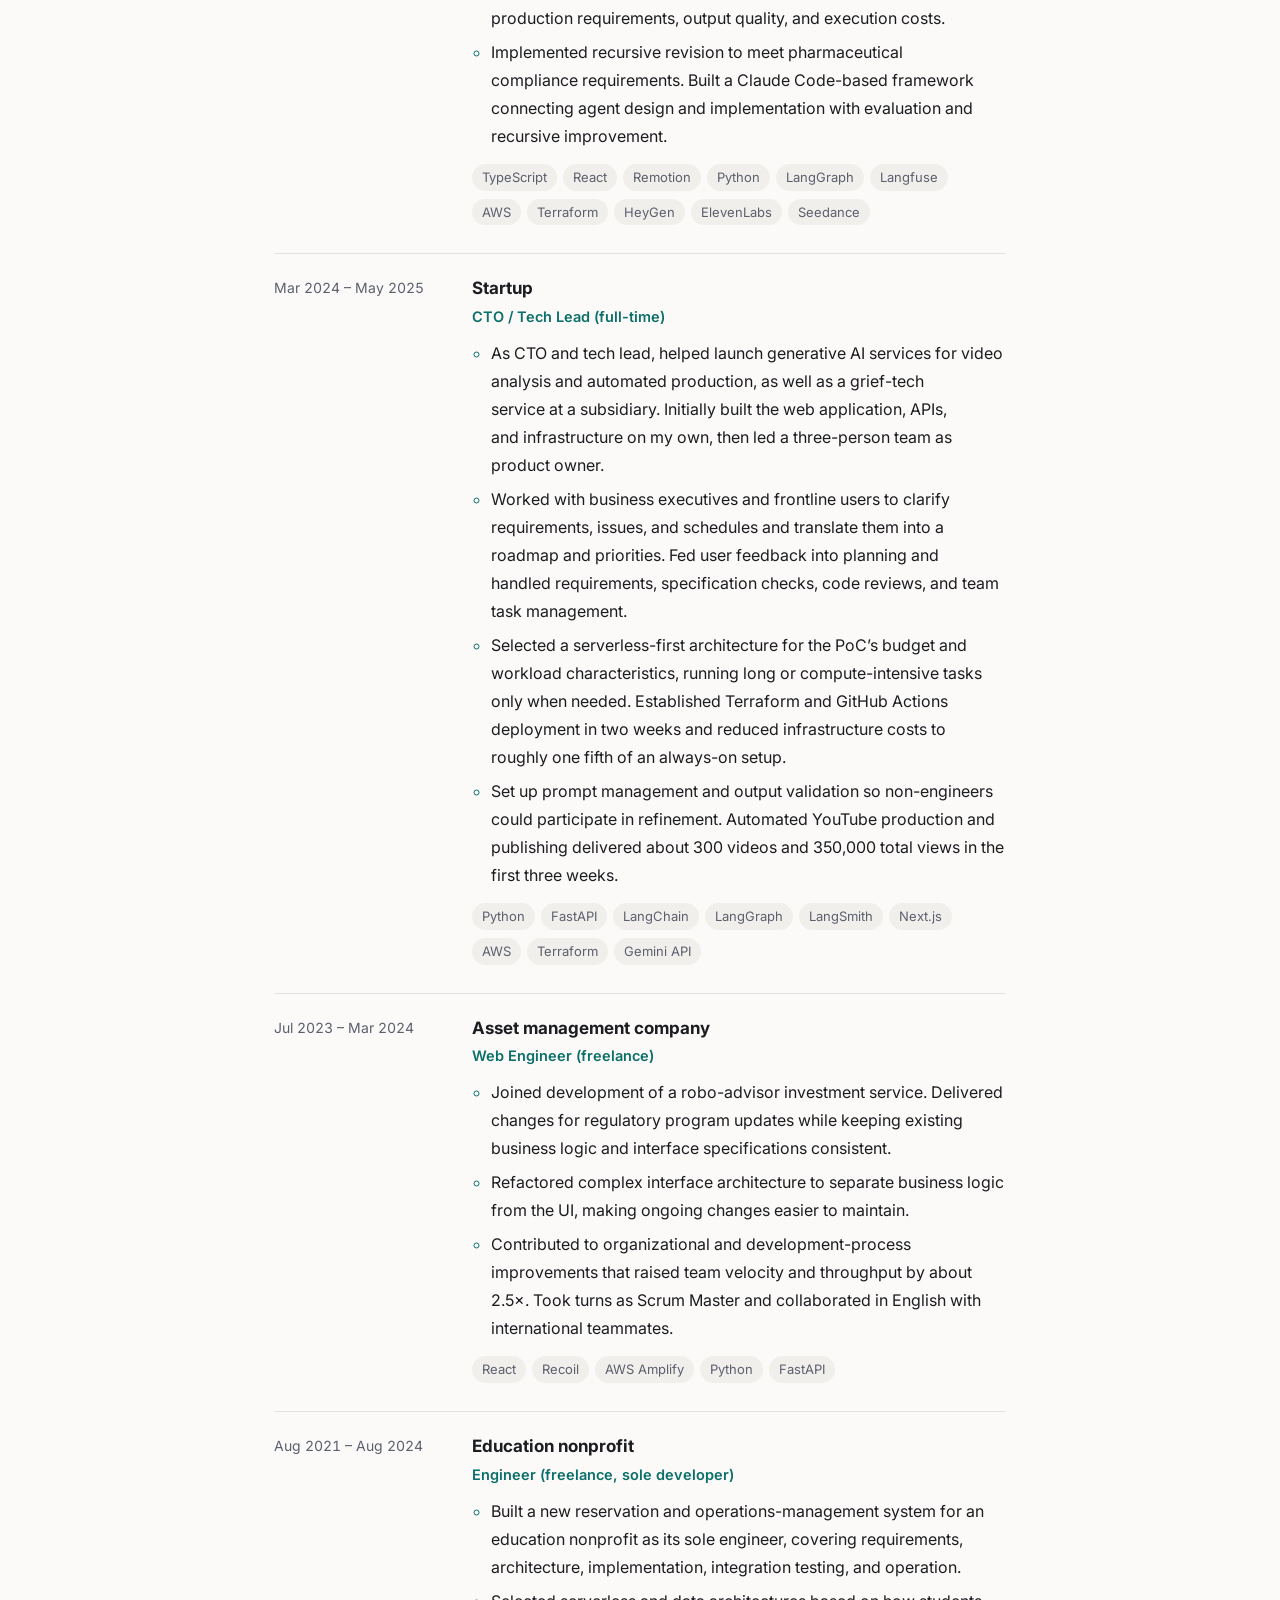
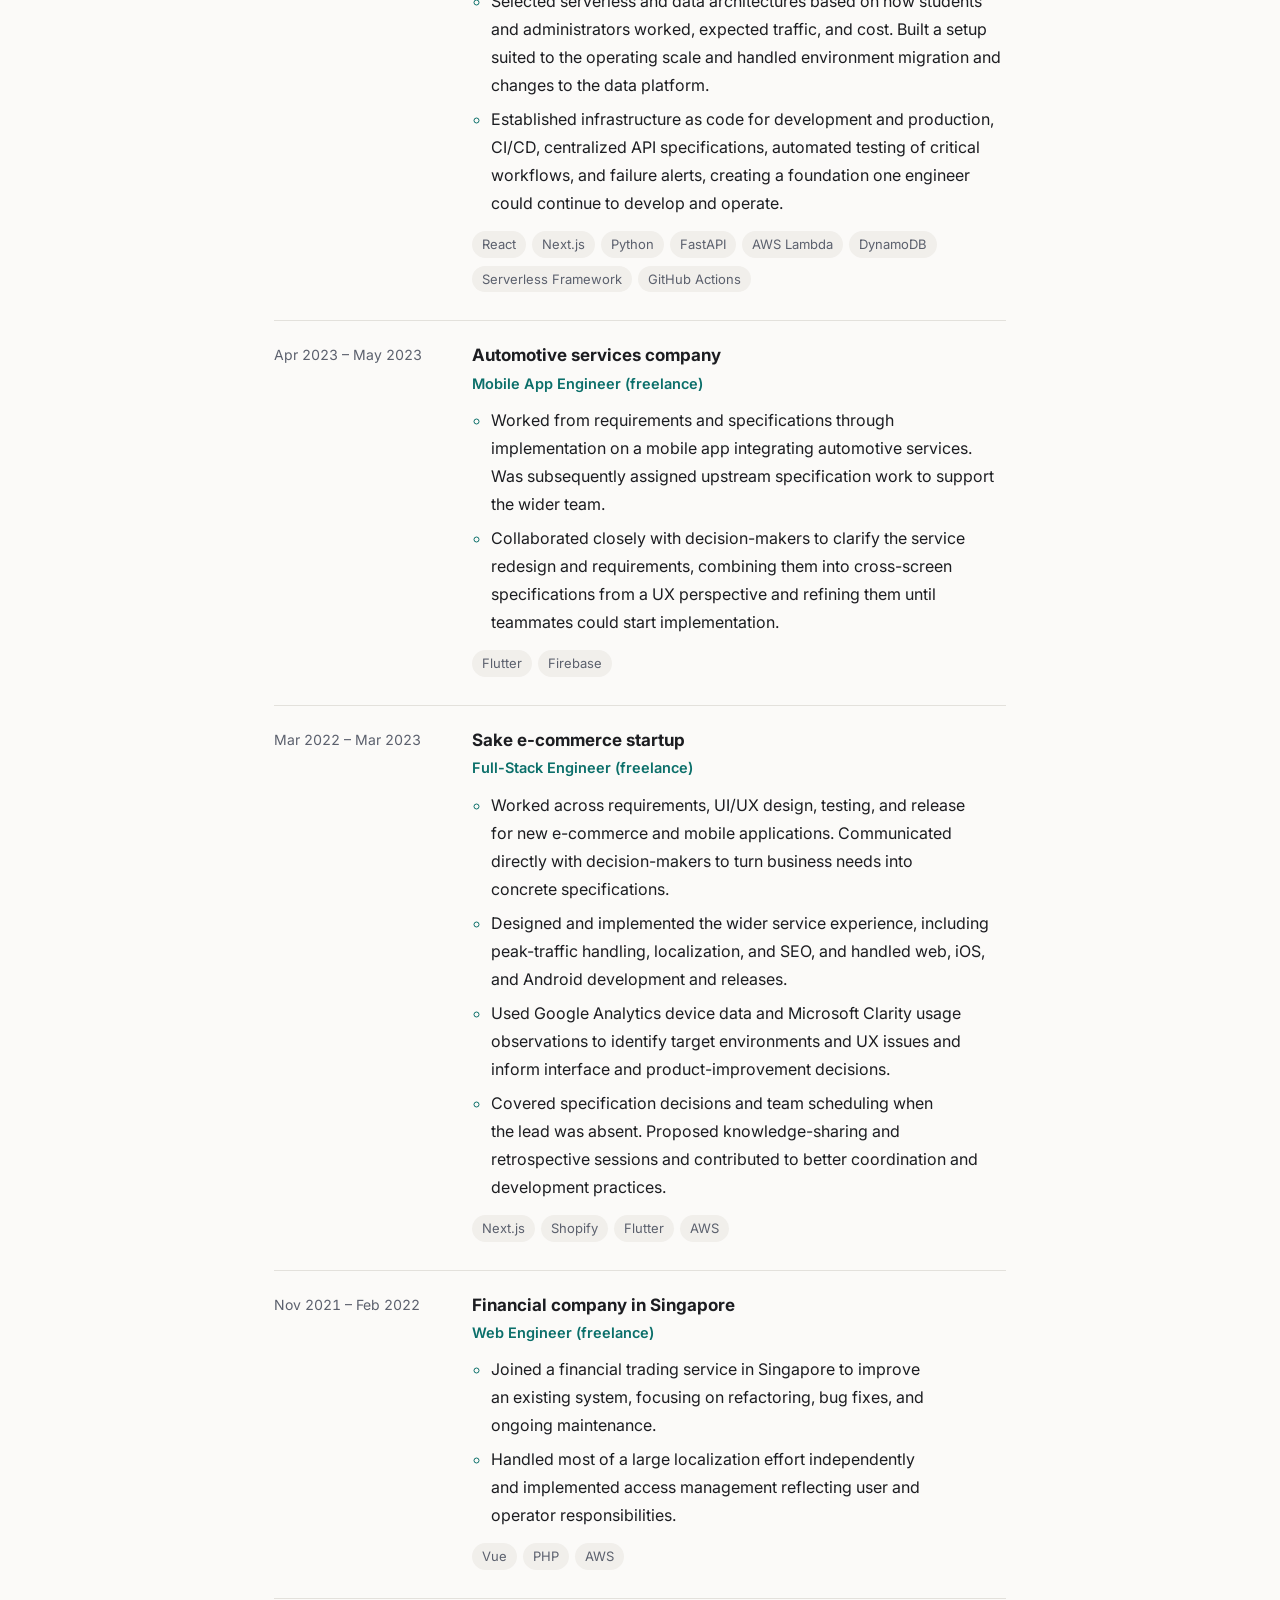
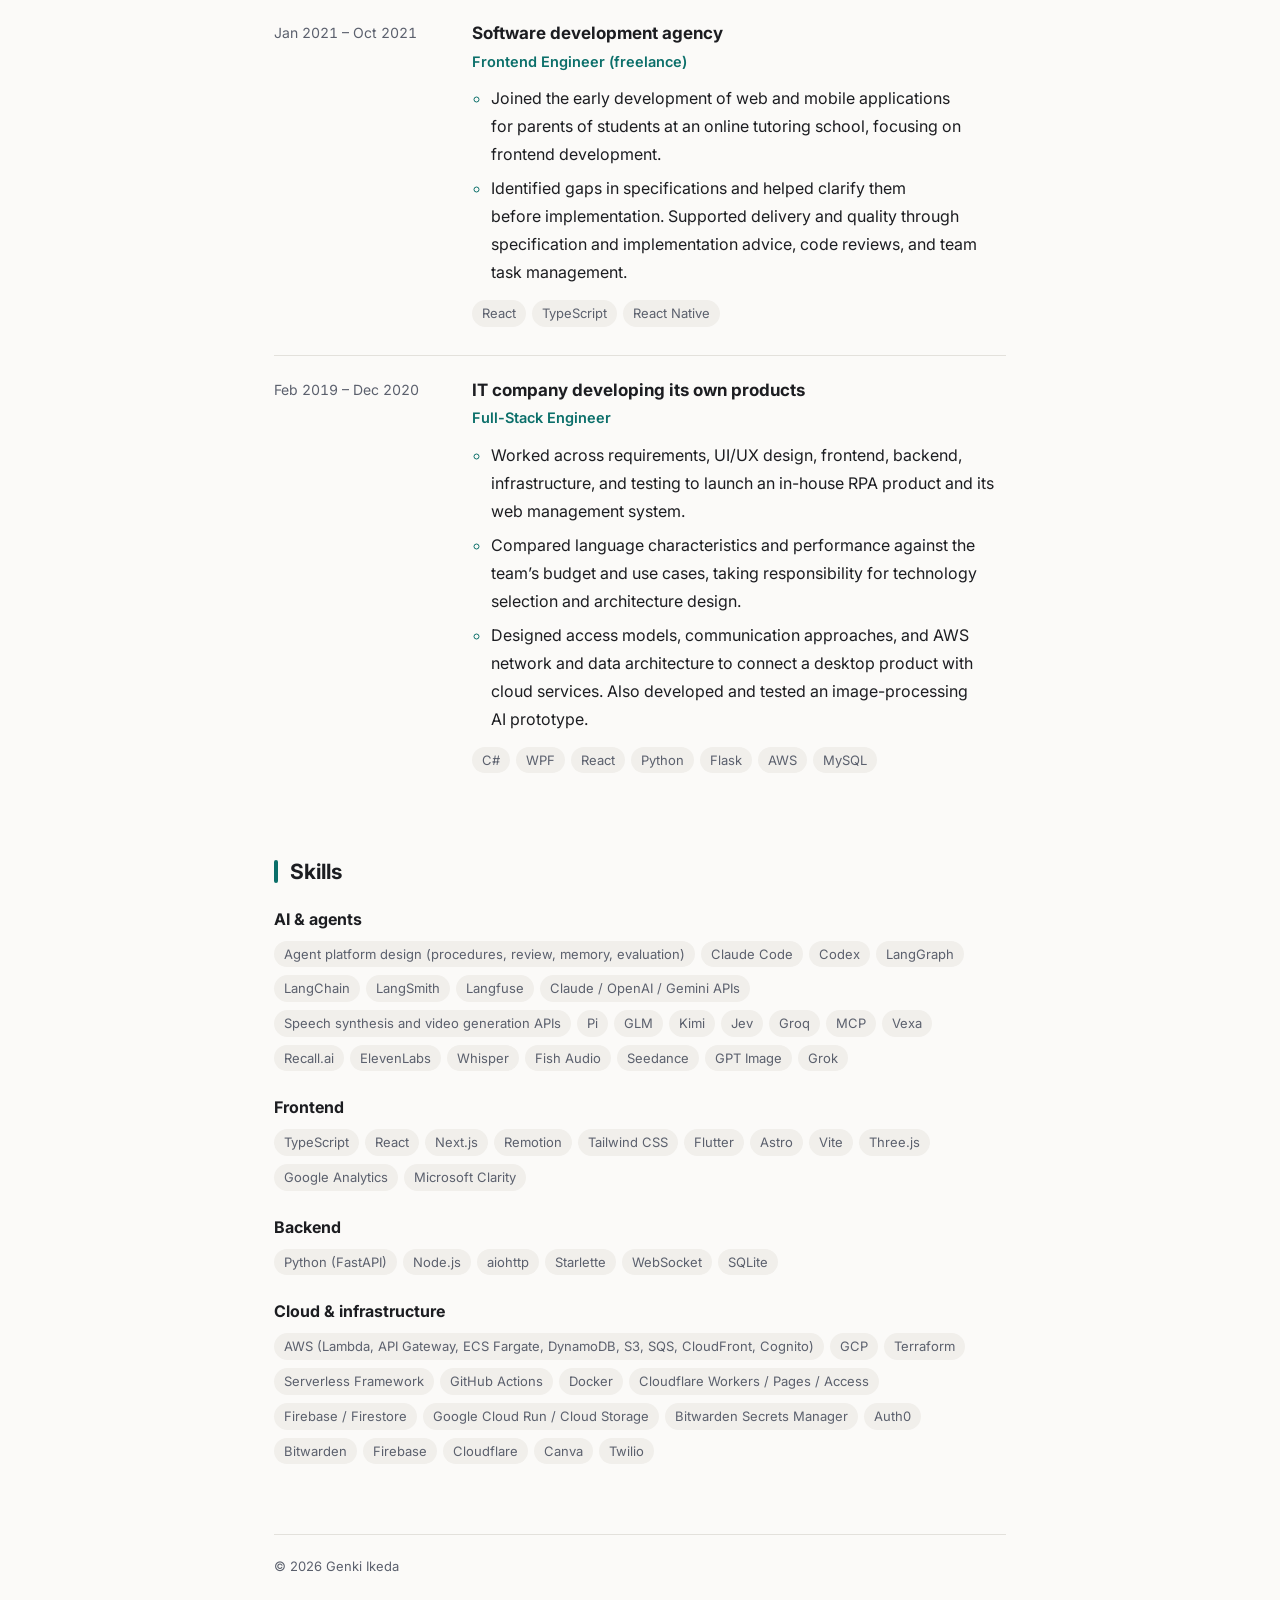
<file: en/index.html>
<!doctype html>
<html lang="en" class="site">
  <head>
    <meta charset="utf-8">
    <meta name="viewport" content="width=device-width, initial-scale=1">
    <title>Genki Ikeda | CV</title>
    <meta name="description" content="Genki Ikeda’s CV, experience, and technical skills. Founder of 0ai Inc. Full-stack web and cloud development, generative AI, autonomous agents, requirements, architecture, and operations.">
    <link rel="canonical" href="https://ig-freetech.github.io/en/">
    <link rel="alternate" hreflang="en" href="https://ig-freetech.github.io/en/">
    <link rel="alternate" hreflang="ja" href="https://ig-freetech.github.io/">
    <link rel="alternate" hreflang="x-default" href="https://ig-freetech.github.io/">
    <link rel="icon" type="image/png" sizes="192x192" href="/favicon.png">
    <meta name="robots" content="index,follow,max-image-preview:large">
    <meta name="author" content="Genki Ikeda">
    <meta name="google-site-verification" content="GbCVneVJDYzVq2bsMPRLI_gwjvgMTDAKjdLR3QIjAEw">
    <meta property="og:type" content="profile">
    <meta property="og:site_name" content="Genki Ikeda | CV">
    <meta property="og:title" content="Genki Ikeda | CV">
    <meta property="og:description" content="Genki Ikeda’s CV, experience, and technical skills. Founder of 0ai Inc. Full-stack web and cloud development, generative AI, autonomous agents, requirements, architecture, and operations.">
    <meta property="og:url" content="https://ig-freetech.github.io/en/">
    <meta property="og:image" content="https://ig-freetech.github.io/assets/genki-ikeda.webp">
    <meta property="og:image:width" content="720">
    <meta property="og:image:height" content="960">
    <meta property="og:image:alt" content="Genki Ikeda">
    <meta property="og:locale" content="en_US">
    <meta property="og:locale:alternate" content="ja_JP">
    <meta name="twitter:card" content="summary">
    <meta name="twitter:image" content="https://ig-freetech.github.io/assets/genki-ikeda.webp">
    <script type="application/ld+json">{"@context":"https://schema.org","@graph":[{"@type":"WebSite","@id":"https://ig-freetech.github.io/#website","url":"https://ig-freetech.github.io/","name":"Genki Ikeda | CV","alternateName":["Genki Ikeda CV","池田元気の職務経歴"],"inLanguage":["ja","en"]},{"@type":"Person","@id":"https://ig-freetech.github.io/#person","name":"Genki Ikeda","alternateName":["池田 元気","池田元気"],"url":"https://ig-freetech.github.io/","image":"https://ig-freetech.github.io/assets/genki-ikeda.webp","jobTitle":"Software Engineer / Founder of 0ai Inc.","worksFor":{"@type":"Organization","name":"株式会社0ai","url":"https://0ai-inc.com/"},"sameAs":["https://github.com/ig-freetech"]},{"@type":"ProfilePage","@id":"https://ig-freetech.github.io/en/#profile","url":"https://ig-freetech.github.io/en/","name":"Genki Ikeda | CV","description":"Genki Ikeda’s CV, experience, and technical skills. Founder of 0ai Inc. Full-stack web and cloud development, generative AI, autonomous agents, requirements, architecture, and operations.","inLanguage":"en","mainEntity":{"@id":"https://ig-freetech.github.io/#person"},"isPartOf":{"@id":"https://ig-freetech.github.io/#website"}}]}</script>
    <link rel="preconnect" href="https://fonts.googleapis.com">
    <link rel="preconnect" href="https://fonts.gstatic.com" crossorigin>
    <link rel="stylesheet" href="https://fonts.googleapis.com/css2?family=Inter:wght@400;600;700&family=Noto+Sans+JP:wght@400;500;700&display=swap">
    <link rel="stylesheet" href="/assets/style.css">
  </head>
  <body>
    <header class="hero">
      <div class="container">
        <nav class="topbar" aria-label="Language"><a class="lang-switch" href="/" hreflang="ja" lang="ja">日本語</a></nav>
        <div class="hero-profile">
        <div class="hero-copy">
        <p class="name-sub" lang="ja">池田 元気</p>
        <h1 class="name">Genki Ikeda</h1>
        <p class="role">Software Engineer / Founder of 0ai Inc.</p>
        <ul class="links"><li><a href="https://0ai-inc.com/en/"><svg viewBox="0 0 24 24" aria-hidden="true" focusable="false" fill="none" stroke="currentColor" stroke-width="1.7"><circle cx="12" cy="12" r="9"/><ellipse cx="12" cy="12" rx="4" ry="9"/><path d="M3 12h18M5 6.5h14M5 17.5h14"/></svg><span>0ai Inc. website</span></a></li><li><a href="https://github.com/ig-freetech"><svg viewBox="0 0 24 24" aria-hidden="true" focusable="false" fill="currentColor"><path d="M10.226 17.284c-2.965-.36-5.054-2.493-5.054-5.256 0-1.123.404-2.336 1.078-3.144-.292-.741-.247-2.314.09-2.965.898-.112 2.111.36 2.83 1.01.853-.269 1.752-.404 2.853-.404 1.1 0 1.999.135 2.807.382.696-.629 1.932-1.1 2.83-.988.315.606.36 2.179.067 2.942.72.854 1.101 2 1.101 3.167 0 2.763-2.089 4.852-5.098 5.234.763.494 1.28 1.572 1.28 2.807v2.336c0 .674.561 1.056 1.235.786 4.066-1.55 7.255-5.615 7.255-10.646C23.5 6.188 18.334 1 11.978 1 5.62 1 .5 6.188.5 12.545c0 4.986 3.167 9.12 7.435 10.669.606.225 1.19-.18 1.19-.786V20.63a2.9 2.9 0 0 1-1.078.224c-1.483 0-2.359-.808-2.987-2.313-.247-.607-.517-.966-1.034-1.033-.27-.023-.359-.135-.359-.27 0-.27.45-.471.898-.471.652 0 1.213.404 1.797 1.235.45.651.921.943 1.483.943.561 0 .92-.202 1.437-.719.382-.381.674-.718.944-.943"/></svg><span>GitHub</span></a></li></ul>
        <p class="tagline">I build the system that lets AI agents do the development, and run everything from clarifying requirements to design, implementation, review, and merge on it.</p>
        </div>
        <img class="hero-portrait" src="/assets/genki-ikeda.webp" alt="Genki Ikeda" width="720" height="960" fetchpriority="high" decoding="async">
        </div>
      </div>
    </header>
    <main class="container">
      <section aria-labelledby="about">
        <h2 id="about">About</h2>
        <p>I have worked on full-stack web and cloud development since 2019. Across startups and nonprofits, I have translated business goals and budgets into requirements, specifications, and architecture, then carried the work through development and operation.</p>
        <p>Since 2024 I have focused on building products with generative AI. I led generative AI products as CTO and tech lead at a startup, and founded 0ai Inc. in January 2026 to build and deliver AI-enabled ways of working, including Deprex, which redesigns company operations and organizational structures around AI.</p>
        <p>I also delegate in-house development and implementation in client environments to Mipockle, the autonomous development agent I build. I focus on goals and important decisions while the agent handles requirements, implementation, verification, and coordination with teammates.</p>
      </section>
      <section aria-labelledby="system">
        <h2 id="system">Mipockle — autonomous development agent</h2>
        <p class="lead">Mipockle carries context from Slack, development tickets, documents, and meetings through requirements, implementation, verification with real data, and coordination with teammates. I design, build, and operate the system that lets it work continuously using Claude Code and Codex.</p>
        <ul class="highlights">
          <li>
            <h3>Implementation is delegated</h3>
            <p>I rarely drive the terminal (TUI) myself to implement anything.</p>
          </li>
          <li>
            <h3>So is upstream communication</h3>
            <p>The upstream communication that development needs — talking with teammates, confirming specifications — is handled by AI as well. The only part I do myself is attending the actual meetings.</p>
          </li>
          <li>
            <h3>From meetings to follow-through</h3>
            <p>Meeting content goes to the AI too, carrying agreements and decision context into later work. It organizes responsibilities and dependencies and moves through clarification, implementation, and handoff.</p>
          </li>
        </ul>
        <div class="stats">
          <div class="stat">
            <p class="stat-value">3,064</p>
            <p class="stat-label">pull requests merged across my company's repositories, September–<span class="nowrap">November 9, 2026</span></p>
          </div>
          <div class="stat">
            <p class="stat-value">1,326</p>
            <p class="stat-label">of those, pull requests merged in the development platform's own repository over the same period</p>
          </div>
        </div>
        <p class="note">Counted from GitHub records as of <span class="nowrap">November 9, 2026</span>, 06:25 JST. Includes feature development, improvements, and memory and configuration updates.</p>
        <ol class="steps">
          <li class="step">
            <h3>Understand the work and requirements</h3>
            <p>Cross-check Slack, tickets, documents, and meetings to identify my responsibilities, agreements, and open questions, then define the change from the goal and expected outcome.</p>
          </li>
          <li class="step">
            <h3>Design and implementation</h3>
            <p>Study existing code and specifications, create an issue, pull request, and isolated workspace for each change, and implement with dependencies in mind. An independent reviewer checks important design decisions.</p>
          </li>
          <li class="step">
            <h3>Verify real data and outputs</h3>
            <p>Beyond tests, check incomplete input, resuming interrupted work, and actual rendering and output. A reviewer without the authoring conversation checks the result against the expected outcome.</p>
          </li>
          <li class="step">
            <h3>Coordination and review responses</h3>
            <p>Within the delegated scope, handle requirements questions, progress updates, deliverable announcements, and review responses in Slack, then continue fixing and verifying from feedback.</p>
          </li>
          <li class="step">
            <h3>Continuous execution and handoff</h3>
            <p>Always-on processes check requests and replies and resume work as dependencies clear. For my own products, they handle merge and cleanup; in other teams, they follow the agreed approval and release process.</p>
          </li>
          <li class="step">
            <h3>Memory and continuous improvement</h3>
            <p>Retain agreements, decision context, and open questions for later work. Improve procedures from results and feedback, then check the outcomes in subsequent runs.</p>
          </li>
        </ol>
        <p class="more"><a href="https://0ai-inc.com/en/mipockle/">About Mipockle, the autonomous development agent</a></p>
      </section>
      <section aria-labelledby="experience">
        <h2 id="experience">Experience</h2>
        <ol class="jobs">
        <li class="job">
          <p class="job-period">Jan 2026 – Present</p>
          <div class="job-body">
            <h3 class="job-org">0ai Inc.</h3>
            <p class="job-position">Founder</p>
            <ul class="job-points"><li>Developing and delivering Deprex to help companies become AI-native by redesigning operations and organizational structures around AI. I use each customer’s business goals, decision criteria, and budget to design, implement, and continuously improve human and AI roles, cross-functional workflows, and the operating environment.</li><li>In clinic marketing, designed autonomous operations spanning production, approvals, publishing, and stakeholder coordination while retaining required human decisions. Implemented ongoing Instagram operations and am gradually extending adoption to YouTube workflow coordination.</li><li>Automated the workflow from Meta advertising data analysis through planning and ad creative production. Also automated video editing, connecting analysis with content production.</li><li>Automated back-office operations with AI, including bookkeeping, labor administration, year-end accounting, and tax filing.</li><li>For a sales outsourcing company, designed and implemented an AI research workflow that prioritizes fit with the offering and the contact’s responsibilities, current information, and supporting evidence. Developing sales lists for informed prospecting and validating the workflow on sample cases.</li><li>Starting with individual workflows, the goal is an organization where AI also supports the planning and progress management of human work. I work alongside customers from discovery through implementation, operation, and redesign, reducing routine instructions and checks concentrated on executives and opening up different choices about staffing, outsourcing, hiring, and growth strategy.</li><li>Designed and developed Envoy, an AI meeting assistant that joins Google Meet through voice or an avatar, with real-time transcription, discussion analysis, contextual information, and spoken responses. It connects company knowledge and task-executing agents to turn meeting requests into research and action, continuing work after the meeting ends.</li><li>Building personal AI assistants that carry context from users’ work and everyday lives into action.</li><li>Designed, built, and operate the autonomous development system behind the company’s own work, connecting requirements, implementation, verification, and ongoing improvement.</li></ul>
            <div class="job-tech" aria-label="Tech">
              <div class="job-tech-group">
                <h4 class="job-tech-heading">Languages &amp; development</h4>
                <p><span class="tag">Python</span><span class="tag">TypeScript</span><span class="tag">JavaScript</span><span class="tag">Node.js</span><span class="tag">Claude Code</span><span class="tag">Codex</span><span class="tag">Pi</span><span class="tag">MCP</span><span class="tag">GitHub</span><span class="tag">GitHub Actions</span><span class="tag">uv</span><span class="tag">pytest</span><span class="tag">Vitest</span></p>
              </div>
              <div class="job-tech-group">
                <h4 class="job-tech-heading">LLMs &amp; image generation</h4>
                <p><span class="tag">Claude API</span><span class="tag">OpenAI API</span><span class="tag">Gemini API</span><span class="tag">GLM</span><span class="tag">Kimi</span><span class="tag">Jev</span><span class="tag">Groq</span><span class="tag">GPT Image</span><span class="tag">Grok</span></p>
              </div>
              <div class="job-tech-group">
                <h4 class="job-tech-heading">Voice &amp; meeting agents</h4>
                <p><span class="tag">Vexa</span><span class="tag">Recall.ai</span><span class="tag">ElevenLabs</span><span class="tag">Scribe</span><span class="tag">Whisper</span><span class="tag">Fish Audio</span><span class="tag">Qwen3-TTS</span><span class="tag">Pipecat</span><span class="tag">WebRTC</span><span class="tag">WebSocket</span></p>
              </div>
              <div class="job-tech-group">
                <h4 class="job-tech-heading">Media processing &amp; inference</h4>
                <p><span class="tag">Seedance</span><span class="tag">Remotion</span><span class="tag">FFmpeg</span><span class="tag">PyAV</span><span class="tag">OpenCV</span><span class="tag">Pillow</span><span class="tag">NumPy</span><span class="tag">RapidOCR</span><span class="tag">ONNX Runtime</span><span class="tag">MLX</span><span class="tag">PyTorch</span></p>
              </div>
              <div class="job-tech-group">
                <h4 class="job-tech-heading">Web &amp; server</h4>
                <p><span class="tag">React</span><span class="tag">Astro</span><span class="tag">Vite</span><span class="tag">Tailwind CSS</span><span class="tag">Three.js</span><span class="tag">i18next</span><span class="tag">FastAPI</span><span class="tag">aiohttp</span><span class="tag">Starlette</span><span class="tag">Uvicorn</span></p>
              </div>
              <div class="job-tech-group">
                <h4 class="job-tech-heading">Cloud, data &amp; authentication</h4>
                <p><span class="tag">Google Cloud Run</span><span class="tag">Google Cloud Storage</span><span class="tag">Firebase Authentication</span><span class="tag">Firestore</span><span class="tag">Cloudflare Workers</span><span class="tag">Cloudflare Pages</span><span class="tag">Cloudflare Access</span><span class="tag">Cloudflare Durable Objects</span><span class="tag">Cloudflare KV</span><span class="tag">SQLite</span><span class="tag">Terraform</span><span class="tag">Docker</span><span class="tag">OAuth 2.0</span><span class="tag">Bitwarden Secrets Manager</span><span class="tag">Auth0</span><span class="tag">Bitwarden</span><span class="tag">GCP</span><span class="tag">Firebase</span><span class="tag">Cloudflare</span></p>
              </div>
              <div class="job-tech-group">
                <h4 class="job-tech-heading">Business integrations &amp; browser automation</h4>
                <p><span class="tag">Slack API</span><span class="tag">Google Workspace API</span><span class="tag">Meta Marketing API</span><span class="tag">Instagram Graph API</span><span class="tag">YouTube Data API</span><span class="tag">Canva MCP</span><span class="tag">Jina Reader</span><span class="tag">Playwright</span><span class="tag">agent-browser</span><span class="tag">freee</span><span class="tag">Google Analytics</span><span class="tag">Microsoft Clarity</span><span class="tag">Canva</span><span class="tag">Twilio</span></p>
              </div></div>
          </div>
        </li>
        <li class="job">
          <p class="job-period">Oct 2025 – Dec 2026 (planned end)</p>
          <div class="job-body">
            <h3 class="job-org">SaaS company serving the pharmaceutical industry</h3>
            <p class="job-position">AI Engineer (contract)</p>
            <ul class="job-points"><li>Designed and implemented an AI agent system for pharmaceutical content production, enabling team-wide operations from web, slide, and video production through client delivery.</li><li>Responsible for AI technology research, prototype validation, and system and API cost estimates, evaluating architectures against production requirements, output quality, and execution costs.</li><li>Implemented recursive revision to meet pharmaceutical compliance requirements. Built a Claude Code-based framework connecting agent design and implementation with evaluation and recursive improvement.</li></ul>
            <div class="job-tech" aria-label="Tech"><p><span class="tag">TypeScript</span><span class="tag">React</span><span class="tag">Remotion</span><span class="tag">Python</span><span class="tag">LangGraph</span><span class="tag">Langfuse</span><span class="tag">AWS</span><span class="tag">Terraform</span><span class="tag">HeyGen</span><span class="tag">ElevenLabs</span><span class="tag">Seedance</span></p></div>
          </div>
        </li>
        <li class="job">
          <p class="job-period">Mar 2024 – May 2025</p>
          <div class="job-body">
            <h3 class="job-org">Startup</h3>
            <p class="job-position">CTO / Tech Lead (full-time)</p>
            <ul class="job-points"><li>As CTO and tech lead, helped launch generative AI services for video analysis and automated production, as well as a grief-tech service at a subsidiary. Initially built the web application, APIs, and infrastructure on my own, then led a three-person team as product owner.</li><li>Worked with business executives and frontline users to clarify requirements, issues, and schedules and translate them into a roadmap and priorities. Fed user feedback into planning and handled requirements, specification checks, code reviews, and team task management.</li><li>Selected a serverless-first architecture for the PoC’s budget and workload characteristics, running long or compute-intensive tasks only when needed. Established Terraform and GitHub Actions deployment in two weeks and reduced infrastructure costs to roughly one fifth of an always-on setup.</li><li>Set up prompt management and output validation so non-engineers could participate in refinement. Automated YouTube production and publishing delivered about 300 videos and 350,000 total views in the first three weeks.</li></ul>
            <div class="job-tech" aria-label="Tech"><p><span class="tag">Python</span><span class="tag">FastAPI</span><span class="tag">LangChain</span><span class="tag">LangGraph</span><span class="tag">LangSmith</span><span class="tag">Next.js</span><span class="tag">AWS</span><span class="tag">Terraform</span><span class="tag">Gemini API</span></p></div>
          </div>
        </li>
        <li class="job">
          <p class="job-period">Jul 2023 – Mar 2024</p>
          <div class="job-body">
            <h3 class="job-org">Asset management company</h3>
            <p class="job-position">Web Engineer (freelance)</p>
            <ul class="job-points"><li>Joined development of a robo-advisor investment service. Delivered changes for regulatory program updates while keeping existing business logic and interface specifications consistent.</li><li>Refactored complex interface architecture to separate business logic from the UI, making ongoing changes easier to maintain.</li><li>Contributed to organizational and development-process improvements that raised team velocity and throughput by about 2.5×. Took turns as Scrum Master and collaborated in English with international teammates.</li></ul>
            <div class="job-tech" aria-label="Tech"><p><span class="tag">React</span><span class="tag">Recoil</span><span class="tag">AWS Amplify</span><span class="tag">Python</span><span class="tag">FastAPI</span></p></div>
          </div>
        </li>
        <li class="job">
          <p class="job-period">Aug 2021 – Aug 2024</p>
          <div class="job-body">
            <h3 class="job-org">Education nonprofit</h3>
            <p class="job-position">Engineer (freelance, sole developer)</p>
            <ul class="job-points"><li>Built a new reservation and operations-management system for an education nonprofit as its sole engineer, covering requirements, architecture, implementation, integration testing, and operation.</li><li>Selected serverless and data architectures based on how students and administrators worked, expected traffic, and cost. Built a setup suited to the operating scale and handled environment migration and changes to the data platform.</li><li>Established infrastructure as code for development and production, CI/CD, centralized API specifications, automated testing of critical workflows, and failure alerts, creating a foundation one engineer could continue to develop and operate.</li></ul>
            <div class="job-tech" aria-label="Tech"><p><span class="tag">React</span><span class="tag">Next.js</span><span class="tag">Python</span><span class="tag">FastAPI</span><span class="tag">AWS Lambda</span><span class="tag">DynamoDB</span><span class="tag">Serverless Framework</span><span class="tag">GitHub Actions</span></p></div>
          </div>
        </li>
        <li class="job">
          <p class="job-period">Apr 2023 – May 2023</p>
          <div class="job-body">
            <h3 class="job-org">Automotive services company</h3>
            <p class="job-position">Mobile App Engineer (freelance)</p>
            <ul class="job-points"><li>Worked from requirements and specifications through implementation on a mobile app integrating automotive services. Was subsequently assigned upstream specification work to support the wider team.</li><li>Collaborated closely with decision-makers to clarify the service redesign and requirements, combining them into cross-screen specifications from a UX perspective and refining them until teammates could start implementation.</li></ul>
            <div class="job-tech" aria-label="Tech"><p><span class="tag">Flutter</span><span class="tag">Firebase</span></p></div>
          </div>
        </li>
        <li class="job">
          <p class="job-period">Mar 2022 – Mar 2023</p>
          <div class="job-body">
            <h3 class="job-org">Sake e-commerce startup</h3>
            <p class="job-position">Full-Stack Engineer (freelance)</p>
            <ul class="job-points"><li>Worked across requirements, UI/UX design, testing, and release for new e-commerce and mobile applications. Communicated directly with decision-makers to turn business needs into concrete specifications.</li><li>Designed and implemented the wider service experience, including peak-traffic handling, localization, and SEO, and handled web, iOS, and Android development and releases.</li><li>Used Google Analytics device data and Microsoft Clarity usage observations to identify target environments and UX issues and inform interface and product-improvement decisions.</li><li>Covered specification decisions and team scheduling when the lead was absent. Proposed knowledge-sharing and retrospective sessions and contributed to better coordination and development practices.</li></ul>
            <div class="job-tech" aria-label="Tech"><p><span class="tag">Next.js</span><span class="tag">Shopify</span><span class="tag">Flutter</span><span class="tag">AWS</span></p></div>
          </div>
        </li>
        <li class="job">
          <p class="job-period">Nov 2021 – Feb 2022</p>
          <div class="job-body">
            <h3 class="job-org">Financial company in Singapore</h3>
            <p class="job-position">Web Engineer (freelance)</p>
            <ul class="job-points"><li>Joined a financial trading service in Singapore to improve an existing system, focusing on refactoring, bug fixes, and ongoing maintenance.</li><li>Handled most of a large localization effort independently and implemented access management reflecting user and operator responsibilities.</li></ul>
            <div class="job-tech" aria-label="Tech"><p><span class="tag">Vue</span><span class="tag">PHP</span><span class="tag">AWS</span></p></div>
          </div>
        </li>
        <li class="job">
          <p class="job-period">Jan 2021 – Oct 2021</p>
          <div class="job-body">
            <h3 class="job-org">Software development agency</h3>
            <p class="job-position">Frontend Engineer (freelance)</p>
            <ul class="job-points"><li>Joined the early development of web and mobile applications for parents of students at an online tutoring school, focusing on frontend development.</li><li>Identified gaps in specifications and helped clarify them before implementation. Supported delivery and quality through specification and implementation advice, code reviews, and team task management.</li></ul>
            <div class="job-tech" aria-label="Tech"><p><span class="tag">React</span><span class="tag">TypeScript</span><span class="tag">React Native</span></p></div>
          </div>
        </li>
        <li class="job">
          <p class="job-period">Feb 2019 – Dec 2020</p>
          <div class="job-body">
            <h3 class="job-org">IT company developing its own products</h3>
            <p class="job-position">Full-Stack Engineer</p>
            <ul class="job-points"><li>Worked across requirements, UI/UX design, frontend, backend, infrastructure, and testing to launch an in-house RPA product and its web management system.</li><li>Compared language characteristics and performance against the team’s budget and use cases, taking responsibility for technology selection and architecture design.</li><li>Designed access models, communication approaches, and AWS network and data architecture to connect a desktop product with cloud services. Also developed and tested an image-processing AI prototype.</li></ul>
            <div class="job-tech" aria-label="Tech"><p><span class="tag">C#</span><span class="tag">WPF</span><span class="tag">React</span><span class="tag">Python</span><span class="tag">Flask</span><span class="tag">AWS</span><span class="tag">MySQL</span></p></div>
          </div>
        </li>
        </ol>
      </section>
      <section aria-labelledby="skills">
        <h2 id="skills">Skills</h2>
        <div class="skills">
        <div class="skill-group">
          <h3>AI &amp; agents</h3>
          <p><span class="tag">Agent platform design (procedures, review, memory, evaluation)</span><span class="tag">Claude Code</span><span class="tag">Codex</span><span class="tag">LangGraph</span><span class="tag">LangChain</span><span class="tag">LangSmith</span><span class="tag">Langfuse</span><span class="tag">Claude / OpenAI / Gemini APIs</span><span class="tag">Speech synthesis and video generation APIs</span><span class="tag">Pi</span><span class="tag">GLM</span><span class="tag">Kimi</span><span class="tag">Jev</span><span class="tag">Groq</span><span class="tag">MCP</span><span class="tag">Vexa</span><span class="tag">Recall.ai</span><span class="tag">ElevenLabs</span><span class="tag">Whisper</span><span class="tag">Fish Audio</span><span class="tag">Seedance</span><span class="tag">GPT Image</span><span class="tag">Grok</span></p>
        </div>
        <div class="skill-group">
          <h3>Frontend</h3>
          <p><span class="tag">TypeScript</span><span class="tag">React</span><span class="tag">Next.js</span><span class="tag">Remotion</span><span class="tag">Tailwind CSS</span><span class="tag">Flutter</span><span class="tag">Astro</span><span class="tag">Vite</span><span class="tag">Three.js</span><span class="tag">Google Analytics</span><span class="tag">Microsoft Clarity</span></p>
        </div>
        <div class="skill-group">
          <h3>Backend</h3>
          <p><span class="tag">Python (FastAPI)</span><span class="tag">Node.js</span><span class="tag">aiohttp</span><span class="tag">Starlette</span><span class="tag">WebSocket</span><span class="tag">SQLite</span></p>
        </div>
        <div class="skill-group">
          <h3>Cloud &amp; infrastructure</h3>
          <p><span class="tag">AWS (Lambda, API Gateway, ECS Fargate, DynamoDB, S3, SQS, CloudFront, Cognito)</span><span class="tag">GCP</span><span class="tag">Terraform</span><span class="tag">Serverless Framework</span><span class="tag">GitHub Actions</span><span class="tag">Docker</span><span class="tag">Cloudflare Workers / Pages / Access</span><span class="tag">Firebase / Firestore</span><span class="tag">Google Cloud Run / Cloud Storage</span><span class="tag">Bitwarden Secrets Manager</span><span class="tag">Auth0</span><span class="tag">Bitwarden</span><span class="tag">Firebase</span><span class="tag">Cloudflare</span><span class="tag">Canva</span><span class="tag">Twilio</span></p>
        </div>
        </div>
      </section>
    </main>
    <footer class="container footer">
      <p>&copy; 2026 Genki Ikeda</p>
    </footer>
  </body>
</html>
</file>
<file: assets/style.css>
:root {
  --bg: #fbfaf8;
  --surface: #ffffff;
  --text: #1c1d21;
  --muted: #5b606d;
  --border: #e3e1dc;
  --accent: #0b6f6a;
  --accent-soft: #e2f1ef;
  --tag-bg: #f1efeb;
  --font: "Inter", "Noto Sans JP", "Hiragino Sans", "Hiragino Kaku Gothic ProN", "Yu Gothic", system-ui, sans-serif;
  color-scheme: light;
}

@media (prefers-color-scheme: dark) {
  :root:not([data-theme="light"]) {
    --bg: #0f1115;
    --surface: #161920;
    --text: #e6e7ea;
    --muted: #a3a8b4;
    --border: #272b34;
    --accent: #5ccfc4;
    --accent-soft: #12302d;
    --tag-bg: #1d2029;
    color-scheme: dark;
  }
}

*,
*::before,
*::after {
  box-sizing: border-box;
}

html {
  -webkit-text-size-adjust: 100%;
  text-size-adjust: 100%;
}

body {
  margin: 0;
  background: var(--bg);
  color: var(--text);
  font-family: var(--font);
  font-size: 16px;
  line-height: 1.75;
  font-feature-settings: "palt" 1;
}

html[lang="ja"] body {
  line-height: 1.9;
  letter-spacing: 0.02em;
  word-break: auto-phrase;
}

h1,
h2,
h3,
p,
li {
  text-wrap: pretty;
}

a {
  color: var(--accent);
  text-underline-offset: 3px;
}

a:focus-visible {
  outline: 2px solid var(--accent);
  outline-offset: 3px;
  border-radius: 4px;
}

.container {
  max-width: 780px;
  margin: 0 auto;
  padding: 0 24px;
}

.visually-hidden {
  position: absolute;
  width: 1px;
  height: 1px;
  overflow: hidden;
  clip: rect(0 0 0 0);
  white-space: nowrap;
}

/* Hero */
.hero {
  padding: 28px 0 44px;
  border-bottom: 1px solid var(--border);
  background: linear-gradient(180deg, var(--accent-soft) 0%, transparent 100%);
}

.topbar {
  display: flex;
  justify-content: flex-end;
  min-height: 36px;
  margin-bottom: 36px;
}

.lang-switch {
  display: inline-flex;
  align-items: center;
  padding: 4px 14px;
  border: 1px solid var(--border);
  border-radius: 999px;
  background: var(--surface);
  color: var(--text);
  font-size: 14px;
  text-decoration: none;
}

.lang-switch:hover {
  border-color: var(--accent);
  color: var(--accent);
}

.name-sub {
  margin: 0;
  color: var(--muted);
  font-size: 15px;
  letter-spacing: 0.08em;
}

.hero-profile {
  display: grid;
  grid-template-columns: minmax(0, 1fr) 176px;
  align-items: center;
  gap: 32px;
}

.hero-copy {
  min-width: 0;
}

.hero-portrait {
  display: block;
  width: 100%;
  height: auto;
  border: 1px solid var(--border);
  border-radius: 12px;
}

.name {
  margin: 2px 0 6px;
  font-size: 42px;
  line-height: 1.25;
  letter-spacing: 0.02em;
}

.role {
  margin: 0 0 6px;
  color: var(--accent);
  font-weight: 600;
}

.tagline {
  max-width: 40em;
  margin: 0;
  color: var(--muted);
  font-size: 17px;
}

.contact {
  display: flex;
  flex-wrap: wrap;
  gap: 4px 18px;
  margin: 16px 0 0;
  padding: 0;
  list-style: none;
  color: var(--muted);
  font-size: 14px;
}

/* Sections */
main section {
  margin-top: 56px;
}

h2 {
  display: flex;
  align-items: flex-start;
  gap: 12px;
  margin: 0 0 20px;
  font-size: 21px;
  line-height: 1.4;
  text-wrap: balance;
}

h2::before {
  content: "";
  flex: none;
  width: 4px;
  height: 1.1em;
  margin-top: 0.15em;
  border-radius: 2px;
  background: var(--accent);
}

h3 {
  margin: 0;
  font-size: 16px;
  line-height: 1.5;
}

main p {
  margin: 0 0 14px;
}

.lead {
  color: var(--text);
}

.note {
  margin-top: 12px;
  color: var(--muted);
  font-size: 13px;
}

/* Autonomous development system */
.highlights {
  display: grid;
  gap: 12px;
  margin: 22px 0 0;
  padding: 0;
  list-style: none;
}

.highlights li {
  padding: 4px 0 4px 18px;
  border-left: 3px solid var(--accent);
}

.highlights h3 {
  margin-bottom: 2px;
}

.highlights p {
  margin: 0;
  color: var(--muted);
}

.more {
  margin: 20px 0 0;
}

.more a::after {
  content: "\00a0\2197";
}

.stats {
  display: grid;
  grid-template-columns: repeat(2, minmax(0, 1fr));
  gap: 14px;
  margin: 22px 0 0;
}

.stats + .note {
  margin: 10px 0 24px;
}

.nowrap {
  white-space: nowrap;
}

.stat {
  padding: 18px 20px;
  border: 1px solid var(--border);
  border-radius: 12px;
  background: var(--surface);
}

.stat-value {
  margin: 0;
  color: var(--accent);
  font-size: 30px;
  font-weight: 700;
  line-height: 1.2;
  font-variant-numeric: tabular-nums;
}

.stat-label {
  margin: 6px 0 0;
  color: var(--muted);
  font-size: 14px;
  line-height: 1.6;
}

.steps {
  display: grid;
  grid-template-columns: repeat(2, minmax(0, 1fr));
  gap: 14px;
  margin: 0;
  padding: 0;
  list-style: none;
  counter-reset: step;
}

.step {
  position: relative;
  padding: 16px 18px 16px 58px;
  border: 1px solid var(--border);
  border-radius: 12px;
  background: var(--surface);
  counter-increment: step;
}

.step::before {
  content: counter(step);
  position: absolute;
  top: 16px;
  left: 18px;
  display: grid;
  place-items: center;
  width: 26px;
  height: 26px;
  border-radius: 50%;
  background: var(--accent-soft);
  color: var(--accent);
  font-size: 13px;
  font-weight: 700;
  letter-spacing: 0;
}

.step h3 {
  margin-bottom: 4px;
}

.step p {
  margin: 0;
  color: var(--muted);
  font-size: 14.5px;
  line-height: 1.75;
}

/* Experience */
.jobs {
  margin: 0;
  padding: 0;
  list-style: none;
}

.job {
  display: grid;
  grid-template-columns: 176px minmax(0, 1fr);
  gap: 6px 22px;
  padding: 22px 0;
  border-top: 1px solid var(--border);
}

.job:first-child {
  border-top: 0;
  padding-top: 4px;
}

.job-period {
  margin: 0;
  color: var(--muted);
  font-size: 14px;
  font-variant-numeric: tabular-nums;
  white-space: normal;
}

.job-org {
  font-size: 17px;
}

.job-position {
  margin: 2px 0 10px;
  color: var(--accent);
  font-size: 14.5px;
  font-weight: 600;
}

.job-points {
  margin: 0 0 12px;
  padding-left: 1.2em;
}

.job-points li {
  margin-bottom: 6px;
}

.job-points li::marker {
  color: var(--accent);
}

.job-tech {
  margin: 0;
}

.job-tech p {
  margin: 0;
}

.job-tech-group + .job-tech-group {
  margin-top: 10px;
}

.job-tech-heading {
  margin: 0 0 4px;
  color: var(--muted);
  font-size: 13px;
  font-weight: 600;
  line-height: 1.6;
}

.tag {
  display: inline-block;
  margin: 0 6px 6px 0;
  padding: 1px 10px;
  border-radius: 14px;
  background: var(--tag-bg);
  color: var(--muted);
  font-size: 13px;
  line-height: 1.9;
  letter-spacing: 0;
}

/* Skills */
.skills {
  display: grid;
  gap: 18px;
}

.skill-group h3 {
  margin-bottom: 8px;
}

.skill-group p {
  margin: 0;
}

/* Links */
.links {
  display: flex;
  flex-wrap: wrap;
  gap: 10px 24px;
  margin: 0 0 20px;
  padding: 0;
  list-style: none;
}

.links a {
  display: inline-flex;
  align-items: center;
  gap: 8px;
  min-height: 44px;
  font-size: 14px;
  text-decoration: none;
}

.links a:hover {
  text-decoration: underline;
}

.links svg {
  flex: none;
  width: 20px;
  height: 20px;
}

.footer {
  margin-top: 64px;
  padding-bottom: 40px;
  color: var(--muted);
  font-size: 13px;
}

.footer p {
  margin: 0;
  padding-top: 20px;
  border-top: 1px solid var(--border);
}

@media (max-width: 640px) {
  .container {
    padding: 0 16px;
  }

  .hero {
    padding-bottom: 36px;
  }

  .hero-profile {
    grid-template-columns: minmax(0, 1fr);
    gap: 24px;
  }

  .hero-portrait {
    grid-row: 1;
    width: 132px;
  }

  .topbar {
    margin-bottom: 24px;
  }

  .name {
    font-size: 34px;
  }

  .tagline {
    font-size: 16px;
  }

  main section {
    margin-top: 44px;
  }

  .stats,
  .steps {
    grid-template-columns: minmax(0, 1fr);
  }

  .job {
    grid-template-columns: minmax(0, 1fr);
    gap: 2px;
  }
}

/* Print: the resume PDF and printing the public page */
@page {
  size: A4;
  margin: 14mm 15mm;
}

@media print {
  :root {
    --bg: #ffffff;
    --surface: #ffffff;
    --text: #16171a;
    --muted: #4c515c;
    --border: #d9d7d2;
    --accent: #0b6f6a;
    --accent-soft: #eef6f5;
    --tag-bg: #f1efeb;
  }

  body {
    font-size: 10pt;
    line-height: 1.6;
  }

  html[lang="ja"] body {
    line-height: 1.7;
  }

  .container {
    max-width: none;
    padding: 0;
  }

  .hero {
    padding: 0 0 12px;
    background: none;
  }

  .hero-profile {
    grid-template-columns: minmax(0, 1fr) 100px;
    gap: 20px;
  }

  .hero-portrait {
    grid-row: auto;
    width: 100%;
  }

  .topbar {
    display: none;
  }

  .name {
    font-size: 22pt;
  }

  .tagline {
    font-size: 10.5pt;
  }

  main section {
    margin-top: 18px;
  }

  h2 {
    margin-bottom: 10px;
    font-size: 13pt;
    break-after: avoid;
  }

  .stats {
    margin: 10px 0 0;
    gap: 8px;
  }

  .stats + .note {
    margin: 6px 0 12px;
  }

  .stat {
    padding: 8px 12px;
  }

  .stat-value {
    font-size: 16pt;
  }

  .steps {
    gap: 8px 18px;
  }

  .step {
    padding: 0 0 0 30px;
    border: 0;
    border-radius: 0;
    background: none;
    break-inside: avoid;
  }

  .step::before {
    top: 1px;
    left: 0;
    width: 20px;
    height: 20px;
  }

  .step p {
    font-size: 9pt;
  }

  .job {
    grid-template-columns: 27mm minmax(0, 1fr);
    gap: 4px 14px;
    padding: 10px 0;
    break-inside: avoid;
  }

  .job-period {
    white-space: normal;
    font-size: 9pt;
  }

  .tag {
    font-size: 8pt;
    padding: 0 7px;
  }

  .links a::after {
    content: " (" attr(href) ")";
    color: var(--muted);
  }

  .highlights {
    margin-top: 10px;
    gap: 6px;
  }

  .highlights li {
    padding: 2px 0 2px 12px;
    break-inside: avoid;
  }

  .more a::after {
    content: " (" attr(href) ")";
    color: var(--muted);
  }

  .footer {
    display: none;
  }
}
</file>
